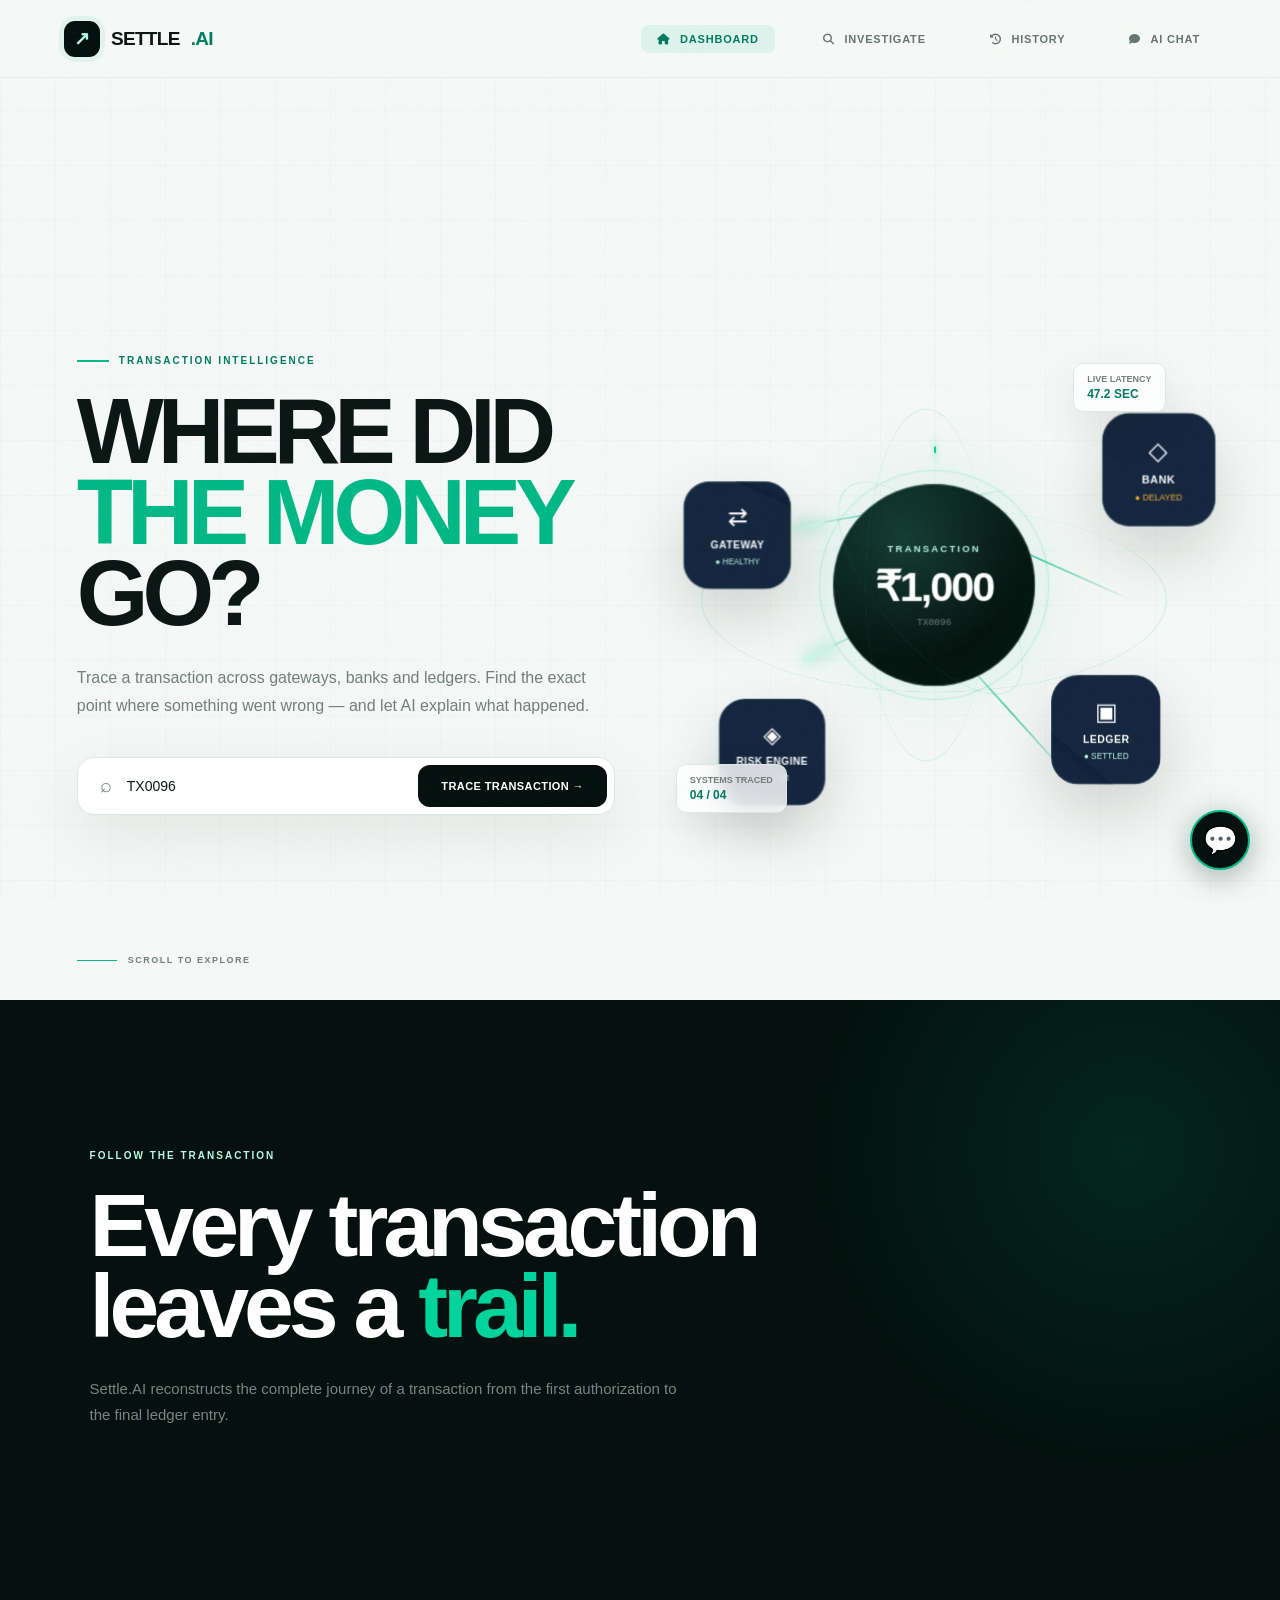
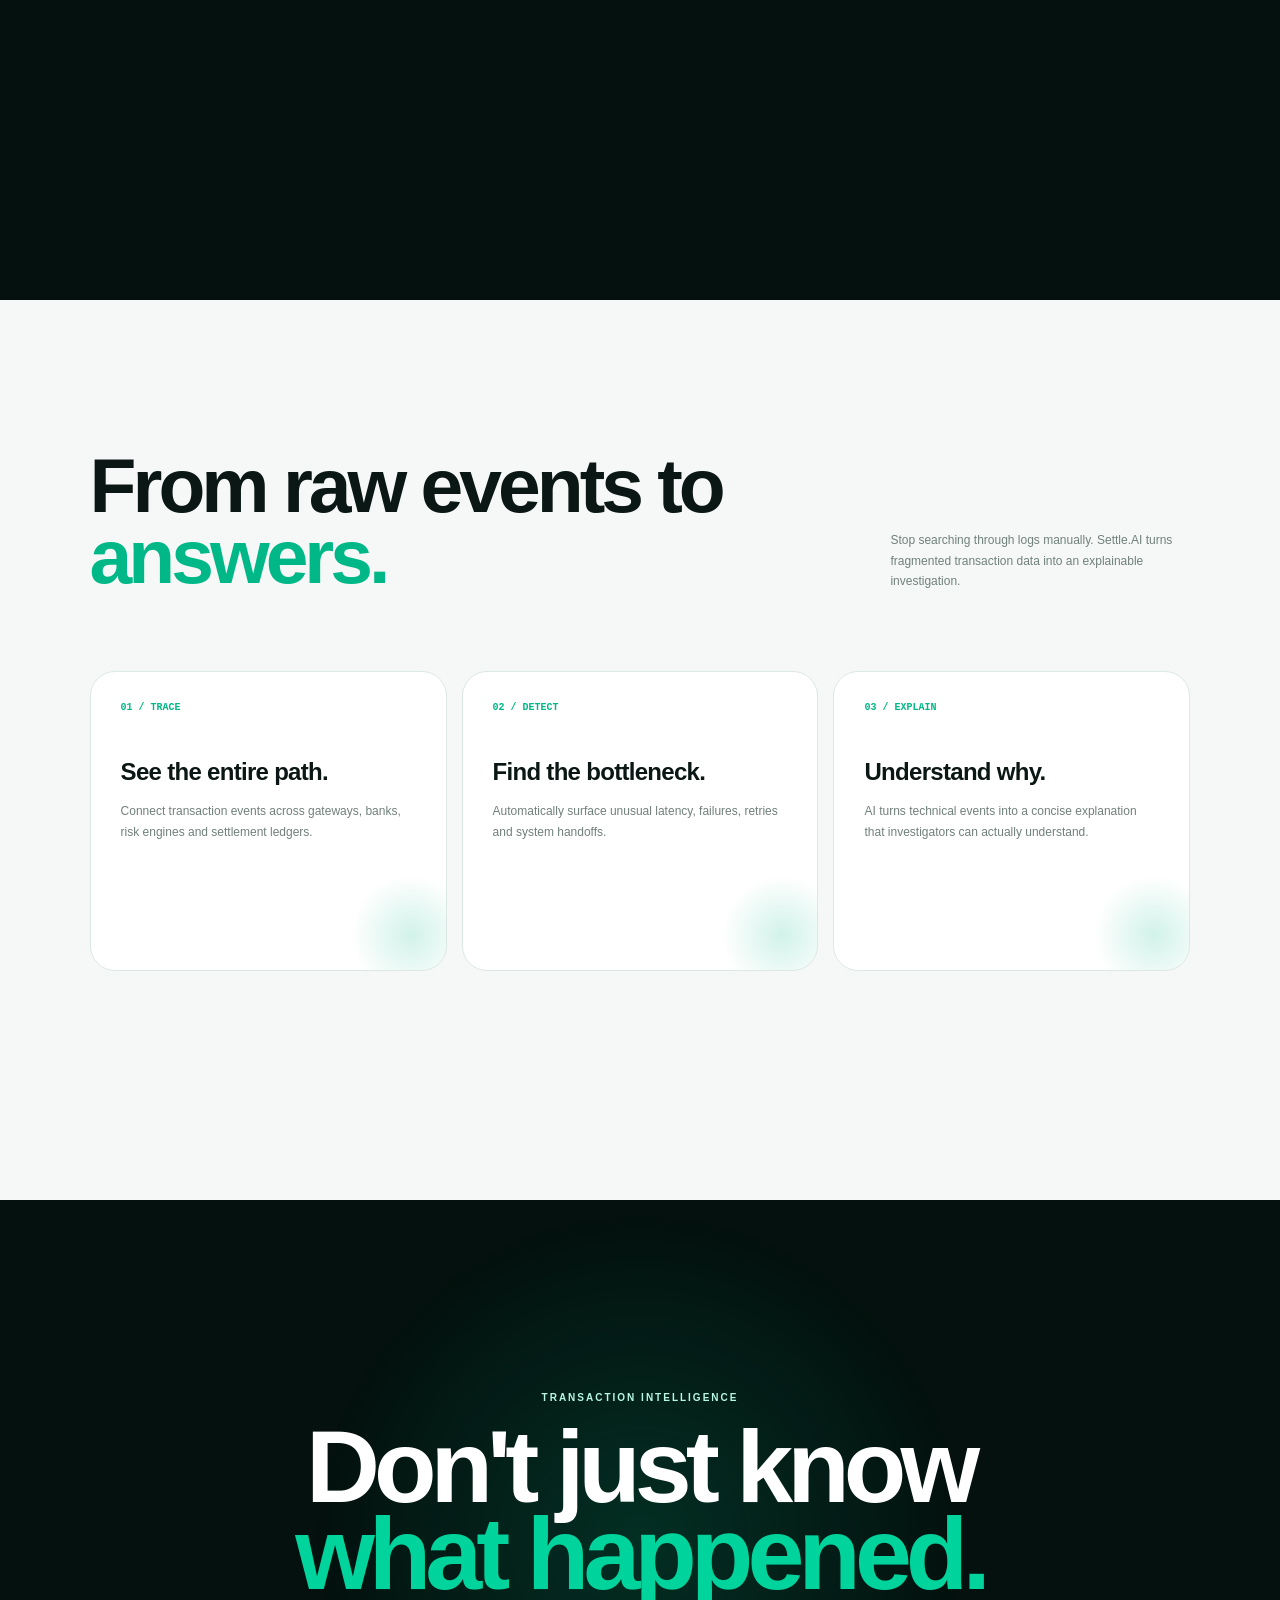
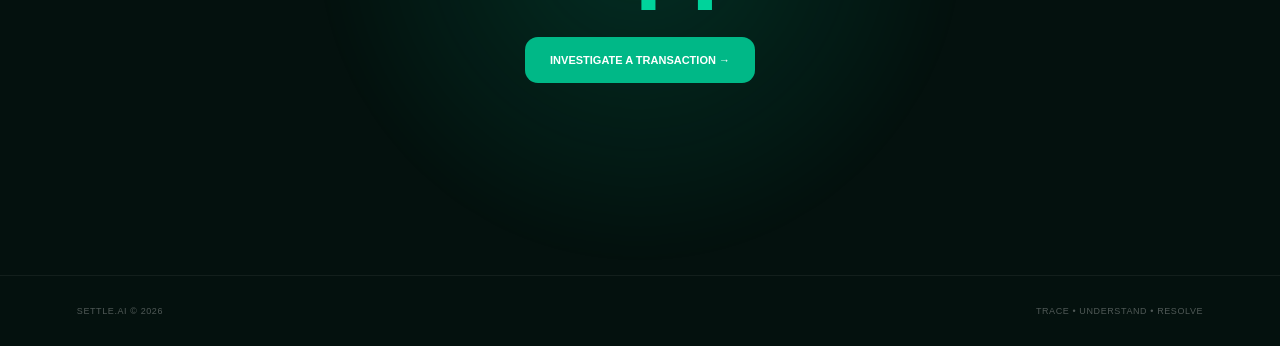
<file: index.html>
<!DOCTYPE html>
<html lang="en">
<head>
<meta charset="UTF-8">
<meta name="viewport" content="width=device-width, initial-scale=1.0">

<title>Settle.AI — Transaction Intelligence</title>

<!-- Font Awesome for icons -->
<link rel="stylesheet" href="https://cdnjs.cloudflare.com/ajax/libs/font-awesome/6.4.0/css/all.min.css">

<style>
/* =========================================================
   SETTLE.AI — COMPLETE STYLES
========================================================= */

:root {
    --black: #04110e;
    --black-2: #071915;
    --navy: #071a33;
    --navy-2: #0d2945;
    --emerald: #00b887;
    --emerald-2: #00d39b;
    --emerald-dark: #007c61;
    --mint: #b8f7e3;
    --mint-soft: #e9fbf5;
    --white: #ffffff;
    --off-white: #f5f8f6;
    --text: #0b1714;
    --muted: #71807b;
    --line: #dce8e3;
    --warning: #f5ad32;
    --danger: #ff5c61;
    --ease: cubic-bezier(.2,.8,.2,1);
}

* {
    margin: 0;
    padding: 0;
    box-sizing: border-box;
}

html {
    scroll-behavior: smooth;
}

body {
    font-family: 'Inter', -apple-system, BlinkMacSystemFont, "Segoe UI", sans-serif;
    background: var(--off-white);
    color: var(--text);
    overflow-x: hidden;
}

button, input {
    font: inherit;
}

button {
    cursor: pointer;
}

/* =========================================================
   BACKGROUND
========================================================= */

.grid-bg {
    position: fixed;
    inset: 0;
    pointer-events: none;
    background-image: 
        linear-gradient(rgba(0,184,135,.035) 1px, transparent 1px),
        linear-gradient(90deg, rgba(0,184,135,.035) 1px, transparent 1px);
    background-size: 55px 55px;
    z-index: -2;
}

.noise {
    position: fixed;
    inset: 0;
    pointer-events: none;
    opacity: .035;
    z-index: 1000;
    background-image: url("data:image/svg+xml,%3Csvg viewBox='0 0 180 180' xmlns='http://www.w3.org/2000/svg'%3E%3Cfilter id='n'%3E%3CfeTurbulence type='fractalNoise' baseFrequency='.8' numOctaves='4' stitchTiles='stitch'/%3E%3C/filter%3E%3Crect width='100%25' height='100%25' filter='url(%23n)' opacity='.4'/%3E%3C/svg%3E");
}

/* =========================================================
   NAVIGATION
========================================================= */

.nav {
    position: fixed;
    top: 0;
    left: 0;
    width: 100%;
    height: 78px;
    padding: 0 5%;
    display: flex;
    align-items: center;
    justify-content: space-between;
    z-index: 500;
    background: rgba(245,248,246,.72);
    backdrop-filter: blur(20px);
    border-bottom: 1px solid rgba(0,0,0,.05);
    transition: .4s var(--ease);
}

.nav.scrolled {
    background: rgba(255,255,255,.9);
    height: 68px;
}

.logo {
    display: flex;
    align-items: center;
    gap: 11px;
    font-size: 19px;
    font-weight: 850;
    letter-spacing: -.7px;
    cursor: pointer;
}

.logo-mark {
    width: 36px;
    height: 36px;
    display: grid;
    place-items: center;
    background: var(--black);
    color: var(--mint);
    border-radius: 11px;
    font-size: 19px;
    box-shadow: 0 0 0 5px rgba(0,184,135,.08);
}

.logo span {
    color: var(--emerald-dark);
}

.nav-links {
    display: flex;
    align-items: center;
    gap: 32px;
}

.nav-link {
    color: #66756f;
    font-size: 11px;
    font-weight: 800;
    letter-spacing: .8px;
    text-transform: uppercase;
    cursor: pointer;
    transition: .2s;
    padding: 8px 16px;
    border-radius: 8px;
    text-decoration: none;
}

.nav-link:hover {
    color: var(--emerald-dark);
    background: rgba(0,184,135,.06);
}

.nav-link.active {
    color: var(--emerald-dark);
    background: rgba(0,184,135,.1);
}

.nav-link i {
    margin-right: 6px;
}

/* =========================================================
   PAGE SYSTEM
========================================================= */

.page {
    display: none;
    min-height: 100vh;
    padding-top: 100px;
    animation: fadeSlide .4s ease-out;
}

.page.active {
    display: block;
}

@keyframes fadeSlide {
    from { opacity: 0; transform: translateY(20px); }
    to { opacity: 1; transform: translateY(0); }
}

.page-header {
    max-width: 1280px;
    margin: 0 auto 40px;
    padding: 0 5%;
}

.page-header h1 {
    font-size: clamp(32px, 4vw, 48px);
    font-weight: 800;
    letter-spacing: -2px;
}

.page-header h1 span {
    color: var(--emerald);
}

.page-header p {
    color: var(--muted);
    font-size: 16px;
    margin-top: 10px;
}

/* =========================================================
   HERO / DASHBOARD
========================================================= */

.hero {
    min-height: 100vh;
    padding: 150px 6% 80px;
    display: grid;
    grid-template-columns: 1fr 1fr;
    gap: 50px;
    align-items: center;
    position: relative;
    overflow: hidden;
}

.hero-copy {
    position: relative;
    z-index: 5;
    max-width: 760px;
}

.eyebrow {
    display: flex;
    align-items: center;
    gap: 10px;
    margin-bottom: 25px;
    color: var(--emerald-dark);
    font-size: 10px;
    font-weight: 900;
    letter-spacing: 2px;
}

.eyebrow-line {
    width: 32px;
    height: 2px;
    background: var(--emerald);
}

.hero h1 {
    font-size: clamp(55px, 7.2vw, 105px);
    line-height: .88;
    letter-spacing: -6px;
    font-weight: 850;
}

.hero h1 .green {
    color: var(--emerald);
}

.hero-description {
    max-width: 590px;
    margin-top: 30px;
    color: var(--muted);
    font-size: 16px;
    line-height: 1.7;
}

/* =========================================================
   SEARCH
========================================================= */

.search {
    max-width: 640px;
    margin-top: 38px;
    padding: 7px;
    display: flex;
    align-items: center;
    background: white;
    border: 1px solid var(--line);
    border-radius: 17px;
    box-shadow: 0 20px 60px rgba(6,25,18,.08);
    transition: .3s var(--ease);
}

.search:focus-within {
    border-color: var(--emerald);
    box-shadow: 0 0 0 5px rgba(0,184,135,.09), 0 25px 70px rgba(6,25,18,.1);
}

.search-icon {
    padding: 0 15px;
    color: var(--muted);
    font-size: 20px;
}

.search input {
    flex: 1;
    min-width: 0;
    border: 0;
    outline: 0;
    background: transparent;
    color: var(--text);
    font-size: 14px;
}

.trace {
    border: 0;
    padding: 15px 23px;
    border-radius: 12px;
    background: var(--black);
    color: white;
    font-size: 11px;
    font-weight: 850;
    letter-spacing: .4px;
    transition: .25s var(--ease);
}

.trace:hover {
    background: var(--emerald-dark);
    transform: translateY(-2px);
}

/* =========================================================
   3D UNIVERSE
========================================================= */

.universe-wrapper {
    position: relative;
    height: 600px;
    perspective: 1300px;
    display: flex;
    align-items: center;
    justify-content: center;
}

.universe {
    width: 530px;
    height: 530px;
    position: relative;
    transform-style: preserve-3d;
    transition: transform .25s var(--ease);
    transform: rotateX(var(--rx, 0deg)) rotateY(var(--ry, 0deg)) scale(var(--zoom, 1));
}

.orbit {
    position: absolute;
    left: 50%;
    top: 50%;
    border: 1px solid rgba(0,184,135,.17);
    border-radius: 50%;
    transform-style: preserve-3d;
}

.orbit.one {
    width: 460px;
    height: 460px;
    transform: translate(-50%,-50%) rotateX(67deg);
}

.orbit.two {
    width: 350px;
    height: 350px;
    transform: translate(-50%,-50%) rotateY(70deg);
}

.orbit.three {
    width: 260px;
    height: 260px;
    transform: translate(-50%,-50%) rotateX(55deg) rotateY(45deg);
}

.orbit::after {
    content: "";
    position: absolute;
    width: 7px;
    height: 7px;
    border-radius: 50%;
    background: var(--emerald-2);
    box-shadow: 0 0 18px var(--emerald);
    top: 10%;
    left: 50%;
}

.core {
    position: absolute;
    left: 50%;
    top: 50%;
    width: 190px;
    height: 190px;
    transform: translate(-50%,-50%) translateZ(80px);
    border-radius: 50%;
    background: radial-gradient(circle at 35% 25%, #163e36, #06130f 65%);
    border: 1px solid rgba(184,247,227,.25);
    box-shadow: 0 0 80px rgba(0,184,135,.15), inset 0 0 50px rgba(0,211,155,.05);
    display: flex;
    flex-direction: column;
    align-items: center;
    justify-content: center;
    color: white;
    text-align: center;
    z-index: 10;
}

.core::before {
    content: "";
    position: absolute;
    inset: -14px;
    border-radius: 50%;
    border: 1px solid rgba(0,211,155,.22);
    animation: corePulse 3s infinite;
}

@keyframes corePulse {
    0%,100% { transform: scale(1); opacity: .7; }
    50% { transform: scale(1.08); opacity: .15; }
}

.core-label {
    color: var(--mint);
    font-size: 9px;
    letter-spacing: 2px;
    font-weight: 850;
}

.core-amount {
    margin-top: 8px;
    font-size: 39px;
    font-weight: 800;
    letter-spacing: -2px;
}

.core-id {
    margin-top: 6px;
    color: rgba(255,255,255,.43);
    font-family: monospace;
    font-size: 9px;
}

/* =========================================================
   NETWORK NODES
========================================================= */

.node {
    position: absolute;
    width: 105px;
    height: 105px;
    display: flex;
    flex-direction: column;
    align-items: center;
    justify-content: center;
    gap: 7px;
    border-radius: 26px;
    background: rgba(7,26,51,.94);
    border: 1px solid rgba(184,247,227,.14);
    color: white;
    box-shadow: 0 25px 60px rgba(4,17,14,.16);
    backdrop-filter: blur(10px);
    transform-style: preserve-3d;
    cursor: pointer;
    transition: transform .35s var(--ease), border .25s;
    z-index: 20;
}

.node:hover {
    border-color: var(--emerald-2);
    transform: translateZ(30px) scale(1.08);
}

.node-icon { font-size: 23px; }
.node-name { font-size: 10px; font-weight: 850; letter-spacing: .5px; }
.node-state { display: flex; align-items: center; gap: 5px; color: var(--mint); font-size: 8px; }
.node-state.warning { color: var(--warning); }
.node-state.error { color: var(--danger); }

.node-gateway { left: 4%; top: 31%; transform: translateZ(35px); }
.node-bank { right: 1%; top: 20%; transform: translateZ(100px); }
.node-ledger { right: 9%; bottom: 14%; transform: translateZ(55px); }
.node-risk { left: 10%; bottom: 9%; transform: translateZ(20px); }

/* =========================================================
   CONNECTIONS
========================================================= */

.connection {
    position: absolute;
    height: 2px;
    transform-origin: left center;
    background: linear-gradient(90deg, transparent, var(--emerald), transparent);
    opacity: .6;
    z-index: 2;
}

.connection::after {
    content: "";
    position: absolute;
    width: 35px;
    height: 4px;
    border-radius: 10px;
    background: var(--mint);
    box-shadow: 0 0 16px var(--emerald);
    animation: dataFlow 2.2s linear infinite;
}

@keyframes dataFlow {
    0% { left: -20px; }
    100% { left: 100%; }
}

.connection.a { width: 220px; left: 23%; top: 39%; transform: rotate(-10deg); }
.connection.b { width: 205px; left: 52%; top: 37%; transform: rotate(24deg); }
.connection.c { width: 190px; left: 52%; top: 60%; transform: rotate(48deg); }
.connection.d { width: 220px; left: 25%; top: 64%; transform: rotate(-25deg); }

/* =========================================================
   FLOATING LABELS
========================================================= */

.floating-label {
    position: absolute;
    padding: 10px 13px;
    border-radius: 10px;
    background: rgba(255,255,255,.82);
    border: 1px solid var(--line);
    box-shadow: 0 15px 40px rgba(4,17,14,.08);
    font-size: 9px;
    font-weight: 800;
    color: var(--muted);
    backdrop-filter: blur(10px);
    z-index: 50;
}

.floating-label.one { top: 13%; right: 7%; }
.floating-label.two { bottom: 12%; left: 2%; }
.floating-label strong { display: block; color: var(--emerald-dark); font-size: 12px; margin-top: 3px; }

.scroll-hint {
    position: absolute;
    left: 6%;
    bottom: 35px;
    display: flex;
    align-items: center;
    gap: 11px;
    color: var(--muted);
    font-size: 9px;
    letter-spacing: 1.5px;
    font-weight: 850;
}

.scroll-line { width: 40px; height: 1px; background: var(--emerald); }

/* =========================================================
   STORY SECTION (KEPT ON HOMEPAGE)
========================================================= */

.story {
    min-height: 100vh;
    padding: 150px 7%;
    background: var(--black);
    color: white;
    position: relative;
    overflow: hidden;
}

.story::before {
    content: "";
    position: absolute;
    width: 700px;
    height: 700px;
    border-radius: 50%;
    background: radial-gradient(circle, rgba(0,184,135,.13), transparent 65%);
    right: -200px;
    top: -200px;
}

.story-top { max-width: 900px; position: relative; z-index: 3; }
.story-tag { color: var(--mint); font-size: 10px; font-weight: 900; letter-spacing: 2px; margin-bottom: 24px; }
.story h2 { font-size: clamp(48px, 7vw, 95px); line-height: .9; letter-spacing: -5px; }
.story h2 span { color: var(--emerald-2); }
.story-description { max-width: 600px; margin-top: 30px; color: rgba(255,255,255,.48); font-size: 15px; line-height: 1.7; }

/* =========================================================
   EXPLAIN SECTION (KEPT ON HOMEPAGE)
========================================================= */

.explain {
    min-height: 100vh;
    padding: 150px 7%;
    background: var(--off-white);
}

.explain-header {
    display: flex;
    justify-content: space-between;
    align-items: end;
    gap: 30px;
}

.explain-header h2 {
    max-width: 800px;
    font-size: clamp(45px, 6vw, 80px);
    line-height: .92;
    letter-spacing: -4px;
}

.explain-header h2 span { color: var(--emerald); }
.explain-header p { max-width: 300px; color: var(--muted); font-size: 12px; line-height: 1.7; }

/* =========================================================
   EVIDENCE CARDS (KEPT ON HOMEPAGE)
========================================================= */

.evidence-grid {
    margin-top: 80px;
    display: grid;
    grid-template-columns: repeat(3, 1fr);
    gap: 15px;
}

.evidence-card {
    min-height: 300px;
    padding: 30px;
    background: white;
    border: 1px solid var(--line);
    border-radius: 25px;
    position: relative;
    overflow: hidden;
    transition: transform .4s var(--ease), box-shadow .4s;
}

.evidence-card:hover {
    transform: translateY(-10px) rotateX(2deg);
    box-shadow: 0 30px 60px rgba(4,17,14,.1);
}

.evidence-number { color: var(--emerald); font-family: monospace; font-size: 10px; font-weight: 900; }
.evidence-card h3 { margin-top: 45px; font-size: 24px; letter-spacing: -.7px; }
.evidence-card p { margin-top: 15px; color: var(--muted); font-size: 12px; line-height: 1.7; }
.evidence-visual {
    position: absolute;
    right: -30px;
    bottom: -30px;
    width: 130px;
    height: 130px;
    border-radius: 50%;
    background: radial-gradient(circle, rgba(0,184,135,.18), transparent 65%);
}

/* =========================================================
   FINAL CTA (KEPT ON HOMEPAGE)
========================================================= */

.final {
    min-height: 75vh;
    background: var(--black);
    color: white;
    display: flex;
    align-items: center;
    justify-content: center;
    text-align: center;
    padding: 100px 20px;
    position: relative;
    overflow: hidden;
}

.final-glow {
    position: absolute;
    width: 700px;
    height: 700px;
    border-radius: 50%;
    background: radial-gradient(circle, rgba(0,184,135,.18), transparent 65%);
    filter: blur(10px);
}

.final-content { position: relative; z-index: 2; }
.final-small { color: var(--mint); font-size: 10px; font-weight: 900; letter-spacing: 2px; }
.final h2 { margin-top: 20px; font-size: clamp(55px, 8vw, 105px); line-height: .85; letter-spacing: -6px; }
.final h2 span { color: var(--emerald-2); }
.final-button {
    margin-top: 40px;
    border: 0;
    padding: 17px 25px;
    border-radius: 13px;
    background: var(--emerald);
    color: white;
    font-size: 11px;
    font-weight: 900;
    transition: .3s;
}

.final-button:hover {
    background: var(--emerald-2);
    transform: translateY(-3px) scale(1.03);
    box-shadow: 0 15px 40px rgba(0,184,135,.2);
}

.footer {
    background: var(--black);
    border-top: 1px solid rgba(255,255,255,.06);
    padding: 30px 6%;
    display: flex;
    justify-content: space-between;
    color: rgba(255,255,255,.3);
    font-size: 9px;
    letter-spacing: .6px;
}

/* =========================================================
   INVESTIGATION PAGE
========================================================= */

.investigation-page {
    background: var(--off-white);
    min-height: 100vh;
    padding: 120px 5% 60px;
}

.investigation-grid {
    max-width: 1280px;
    margin: 0 auto;
    display: grid;
    grid-template-columns: 1fr 1fr;
    gap: 30px;
}

.investigation-card {
    background: white;
    border-radius: 24px;
    padding: 30px;
    border: 1px solid var(--line);
    box-shadow: 0 4px 20px rgba(0,0,0,.04);
}

.investigation-card h2 {
    font-size: 18px;
    font-weight: 700;
    margin-bottom: 20px;
    display: flex;
    align-items: center;
    gap: 10px;
}

.investigation-card h2 .badge {
    font-size: 11px;
    font-weight: 600;
    padding: 2px 12px;
    border-radius: 20px;
    background: var(--mint-soft);
    color: var(--emerald-dark);
}

.search-large {
    display: flex;
    gap: 12px;
    margin-bottom: 25px;
}

.search-large input {
    flex: 1;
    padding: 14px 18px;
    border: 2px solid var(--line);
    border-radius: 14px;
    font-size: 15px;
    outline: none;
    transition: .2s;
    background: var(--off-white);
}

.search-large input:focus {
    border-color: var(--emerald);
    box-shadow: 0 0 0 4px rgba(0,184,135,.08);
}

.search-large button {
    padding: 14px 28px;
    background: var(--black);
    color: white;
    border: none;
    border-radius: 14px;
    font-weight: 700;
    font-size: 13px;
    transition: .2s;
    display: flex;
    align-items: center;
    gap: 8px;
}

.search-large button:hover {
    background: var(--emerald-dark);
    transform: translateY(-2px);
}

/* =========================================================
   TRANSACTION FLOW
========================================================= */

.flow-diagram {
    margin: 20px 0;
    padding: 20px;
    background: var(--off-white);
    border-radius: 16px;
}

.flow-step {
    display: flex;
    align-items: center;
    padding: 12px 16px;
    margin-bottom: 8px;
    background: white;
    border-radius: 12px;
    border-left: 4px solid var(--emerald);
    transition: .2s;
}

.flow-step:hover {
    transform: translateX(6px);
}

.flow-step .step-icon {
    width: 32px;
    height: 32px;
    border-radius: 8px;
    display: grid;
    place-items: center;
    font-size: 14px;
    margin-right: 14px;
}

.flow-step .step-icon.green { background: rgba(0,184,135,.12); color: var(--emerald); }
.flow-step .step-icon.yellow { background: rgba(245,173,50,.12); color: var(--warning); }
.flow-step .step-icon.red { background: rgba(255,92,97,.12); color: var(--danger); }

.flow-step .step-info { flex: 1; }
.flow-step .step-info .name { font-weight: 600; font-size: 14px; }
.flow-step .step-info .desc { font-size: 12px; color: var(--muted); }
.flow-step .step-status { font-size: 12px; font-weight: 600; }
.flow-step .step-status.success { color: var(--emerald); }
.flow-step .step-status.warning { color: var(--warning); }
.flow-step .step-status.error { color: var(--danger); }

.flow-arrow-line {
    text-align: center;
    color: var(--muted);
    font-size: 20px;
    padding: 4px 0;
}

/* =========================================================
   HISTORY PAGE
========================================================= */

.history-page {
    background: var(--off-white);
    min-height: 100vh;
    padding: 120px 5% 60px;
}

.history-stats {
    display: grid;
    grid-template-columns: repeat(4, 1fr);
    gap: 16px;
    max-width: 1280px;
    margin: 0 auto 30px;
}

.history-stat {
    background: white;
    padding: 20px;
    border-radius: 16px;
    border: 1px solid var(--line);
    text-align: center;
}

.history-stat .number {
    font-size: 28px;
    font-weight: 800;
    color: var(--black);
}

.history-stat .label {
    font-size: 12px;
    color: var(--muted);
    margin-top: 4px;
}

.history-table-wrapper {
    max-width: 1280px;
    margin: 0 auto;
    background: white;
    border-radius: 24px;
    border: 1px solid var(--line);
    overflow: hidden;
    box-shadow: 0 4px 20px rgba(0,0,0,.04);
}

.history-table {
    width: 100%;
    border-collapse: collapse;
}

.history-table th {
    padding: 16px 20px;
    text-align: left;
    font-size: 11px;
    text-transform: uppercase;
    color: var(--muted);
    font-weight: 700;
    letter-spacing: .5px;
    background: var(--off-white);
    border-bottom: 1px solid var(--line);
}

.history-table td {
    padding: 14px 20px;
    border-bottom: 1px solid var(--line);
    font-size: 14px;
}

.history-table tr:hover td {
    background: rgba(0,184,135,.02);
}

.history-table .status-badge {
    padding: 4px 12px;
    border-radius: 20px;
    font-size: 11px;
    font-weight: 600;
}

.history-table .status-badge.success { background: rgba(0,184,135,.12); color: var(--emerald); }
.history-table .status-badge.warning { background: rgba(245,173,50,.12); color: var(--warning); }
.history-table .status-badge.error { background: rgba(255,92,97,.12); color: var(--danger); }

.history-table .investigate-btn {
    padding: 6px 14px;
    background: var(--black);
    color: white;
    border: none;
    border-radius: 8px;
    font-size: 11px;
    font-weight: 600;
    transition: .2s;
}

.history-table .investigate-btn:hover {
    background: var(--emerald-dark);
    transform: scale(1.05);
}

.history-table .txn-id {
    font-family: monospace;
    font-weight: 600;
    color: var(--black);
}

/* =========================================================
   AI CHAT PAGE
========================================================= */

.chat-page {
    background: var(--off-white);
    min-height: 100vh;
    padding: 120px 5% 60px;
}

.chat-page-container {
    max-width: 900px;
    margin: 0 auto;
}

.chat-page-box {
    background: white;
    border-radius: 24px;
    border: 1px solid var(--line);
    overflow: hidden;
    box-shadow: 0 4px 20px rgba(0,0,0,.04);
    height: 600px;
    display: flex;
    flex-direction: column;
}

.chat-page-header {
    padding: 20px 28px;
    background: var(--black);
    color: white;
    display: flex;
    align-items: center;
    gap: 14px;
}

.chat-page-header .avatar {
    width: 44px;
    height: 44px;
    border-radius: 12px;
    background: rgba(0,184,135,.2);
    display: grid;
    place-items: center;
    font-size: 22px;
}

.chat-page-header .info h3 {
    font-size: 16px;
    font-weight: 700;
}

.chat-page-header .info .status {
    font-size: 10px;
    color: var(--emerald-2);
    font-weight: 500;
}

.chat-page-messages {
    flex: 1;
    padding: 24px 28px;
    overflow-y: auto;
    background: var(--off-white);
}

.chat-page-messages::-webkit-scrollbar { width: 4px; }
.chat-page-messages::-webkit-scrollbar-track { background: transparent; }
.chat-page-messages::-webkit-scrollbar-thumb { background: var(--emerald); border-radius: 10px; }

.chat-page-msg {
    margin-bottom: 14px;
    padding: 12px 18px;
    border-radius: 14px;
    max-width: 80%;
    word-wrap: break-word;
    animation: msgSlide .3s ease-out;
}

.chat-page-msg.user {
    background: var(--black);
    color: white;
    margin-left: auto;
    border-bottom-right-radius: 4px;
}

.chat-page-msg.ai {
    background: white;
    color: var(--text);
    border: 1px solid var(--line);
    border-bottom-left-radius: 4px;
}

.chat-page-msg .time {
    font-size: 9px;
    opacity: .4;
    margin-top: 4px;
    display: block;
}

.chat-page-input {
    padding: 16px 24px;
    background: white;
    border-top: 1px solid var(--line);
    display: flex;
    gap: 12px;
}

.chat-page-input input {
    flex: 1;
    padding: 12px 16px;
    border: 1px solid var(--line);
    border-radius: 12px;
    font-size: 14px;
    outline: none;
    transition: .2s;
    background: var(--off-white);
}

.chat-page-input input:focus {
    border-color: var(--emerald);
    box-shadow: 0 0 0 4px rgba(0,184,135,.08);
}

.chat-page-input button {
    padding: 12px 24px;
    background: var(--black);
    color: white;
    border: none;
    border-radius: 12px;
    font-weight: 600;
    font-size: 13px;
    transition: .2s;
}

.chat-page-input button:hover {
    background: var(--emerald-dark);
    transform: scale(1.03);
}

/* =========================================================
   AI CHAT FLOATING BUTTON (BOTTOM RIGHT)
========================================================= */

.chat-float-btn {
    position: fixed;
    bottom: 30px;
    right: 30px;
    z-index: 999;
    width: 60px;
    height: 60px;
    border-radius: 50%;
    background: var(--black);
    color: white;
    border: 2px solid var(--emerald);
    font-size: 28px;
    box-shadow: 0 8px 30px rgba(0,0,0,.25), 0 0 30px rgba(0,184,135,.15);
    cursor: pointer;
    transition: all .3s var(--ease);
    display: flex;
    align-items: center;
    justify-content: center;
}

.chat-float-btn:hover {
    transform: scale(1.1) rotate(-5deg);
    background: var(--emerald-dark);
    box-shadow: 0 8px 40px rgba(0,184,135,.3), 0 0 60px rgba(0,184,135,.1);
}

.chat-float-btn .pulse-ring {
    position: absolute;
    width: 100%;
    height: 100%;
    border-radius: 50%;
    border: 2px solid var(--emerald);
    animation: pulseRing 2s ease-out infinite;
    opacity: 0;
}

@keyframes pulseRing {
    0% {
        transform: scale(1);
        opacity: 0.6;
    }
    100% {
        transform: scale(1.5);
        opacity: 0;
    }
}

.chat-float-btn .pulse-ring:nth-child(2) {
    animation-delay: 1s;
}

/* =========================================================
   SCROLL REVEAL
========================================================= */

.reveal {
    opacity: 0;
    transform: translateY(50px);
    transition: opacity .8s var(--ease), transform .8s var(--ease);
}

.reveal.visible {
    opacity: 1;
    transform: translateY(0);
}

/* =========================================================
   RESPONSIVE
========================================================= */

@media(max-width: 1000px) {
    .hero { grid-template-columns: 1fr; padding-top: 130px; }
    .universe-wrapper { height: 500px; }
    .investigation-grid { grid-template-columns: 1fr; }
    .history-stats { grid-template-columns: repeat(2, 1fr); }
    .evidence-grid { grid-template-columns: 1fr; }
    .explain-header { flex-direction: column; align-items: start; }
}

@media(max-width: 650px) {
    .nav { padding: 0 20px; }
    .nav-links { gap: 8px; }
    .nav-link { font-size: 9px; padding: 6px 10px; }
    .nav-link i { display: none; }
    .hero { padding: 120px 20px 70px; }
    .hero h1 { font-size: 52px; letter-spacing: -4px; }
    .hero-description { font-size: 14px; }
    .search { flex-direction: column; align-items: stretch; }
    .search input { padding: 14px; }
    .trace { width: 100%; }
    .universe-wrapper { height: 430px; }
    .universe { width: 360px; height: 360px; }
    .orbit.one { width: 330px; height: 330px; }
    .orbit.two { width: 250px; height: 250px; }
    .orbit.three { width: 180px; height: 180px; }
    .core { width: 135px; height: 135px; }
    .core-amount { font-size: 27px; }
    .node { width: 75px; height: 75px; border-radius: 18px; }
    .node-icon { font-size: 17px; }
    .node-name { font-size: 8px; }
    .node-gateway { left: 0; }
    .node-bank { right: 0; }
    .node-ledger { right: 4%; }
    .node-risk { left: 4%; }
    .floating-label { display: none; }
    .story, .explain { padding: 100px 20px; }
    .story h2, .explain-header h2 { font-size: 49px; letter-spacing: -3px; }
    .investigation-page { padding: 100px 16px 40px; }
    .history-page { padding: 100px 16px 40px; }
    .chat-page { padding: 100px 16px 40px; }
    .history-stats { grid-template-columns: 1fr 1fr; gap: 10px; }
    .history-stat .number { font-size: 20px; }
    .investigation-card { padding: 20px; }
    .search-large { flex-direction: column; }
    .history-table { font-size: 12px; }
    .history-table th, .history-table td { padding: 10px 12px; }
    .chat-page-box { height: 500px; }
    .chat-page-messages { padding: 16px; }
    .chat-page-msg { max-width: 95%; }
    .footer { flex-direction: column; gap: 10px; padding: 25px 20px; }
    .chat-float-btn { width: 50px; height: 50px; font-size: 22px; bottom: 20px; right: 20px; }
}

@media(max-width: 480px) {
    .history-stats { grid-template-columns: 1fr 1fr; }
    .nav-link { font-size: 8px; padding: 4px 8px; }
    .logo { font-size: 15px; }
    .logo-mark { width: 28px; height: 28px; font-size: 14px; }
    .history-table .status-badge { font-size: 9px; padding: 2px 8px; }
    .chat-float-btn { width: 44px; height: 44px; font-size: 18px; bottom: 16px; right: 16px; }
}
</style>
</head>
<body>

<div class="grid-bg"></div>
<div class="noise"></div>

<!-- =======================================================
     NAV
======================================================== -->

<nav class="nav" id="nav">
    <div class="logo" onclick="navigateTo('dashboard')">
        <div class="logo-mark">↗</div>
        SETTLE<span>.AI</span>
    </div>

    <div class="nav-links">
        <div class="nav-link active" data-page="dashboard" onclick="navigateTo('dashboard')">
            <i class="fas fa-home"></i> Dashboard
        </div>
        <div class="nav-link" data-page="investigation" onclick="navigateTo('investigation')">
            <i class="fas fa-search"></i> Investigate
        </div>
        <div class="nav-link" data-page="history" onclick="navigateTo('history')">
            <i class="fas fa-clock-rotate-left"></i> History
        </div>
        <div class="nav-link" data-page="chat" onclick="navigateTo('chat')">
            <i class="fas fa-comment"></i> AI Chat
        </div>
    </div>
</nav>

<!-- =======================================================
     AI CHAT FLOATING BUTTON (BOTTOM RIGHT)
======================================================== -->

<button class="chat-float-btn" onclick="navigateTo('chat')" aria-label="Open AI Chat">
    <span class="pulse-ring"></span>
    <span class="pulse-ring"></span>
    💬
</button>

<!-- =======================================================
     PAGE: DASHBOARD (HOMEPAGE)
======================================================== -->

<div id="page-dashboard" class="page active">
    <!-- HERO SECTION -->
    <section class="hero">
        <div class="hero-copy">
            <div class="eyebrow">
                <span class="eyebrow-line"></span>
                TRANSACTION INTELLIGENCE
            </div>

            <h1>
                WHERE DID
                <span class="green">THE MONEY</span>
                GO?
            </h1>

            <p class="hero-description">
                Trace a transaction across gateways, banks and ledgers.
                Find the exact point where something went wrong —
                and let AI explain what happened.
            </p>

            <div class="search">
                <div class="search-icon">⌕</div>
                <input id="transactionInput" type="text" placeholder="Enter transaction ID..." value="TX0096">
                <button class="trace" onclick="traceAndInvestigate()">TRACE TRANSACTION →</button>
            </div>
        </div>

        <div class="universe-wrapper" id="universeWrapper">
            <div class="floating-label one">
                LIVE LATENCY
                <strong>47.2 SEC</strong>
            </div>
            <div class="floating-label two">
                SYSTEMS TRACED
                <strong>04 / 04</strong>
            </div>

            <div class="universe" id="universe">
                <div class="orbit one"></div>
                <div class="orbit two"></div>
                <div class="orbit three"></div>

                <div class="connection a"></div>
                <div class="connection b"></div>
                <div class="connection c"></div>
                <div class="connection d"></div>

                <div class="core">
                    <div class="core-label">TRANSACTION</div>
                    <div class="core-amount">₹1,000</div>
                    <div class="core-id">TX0096</div>
                </div>

                <div class="node node-gateway" onclick="selectNode('Gateway')">
                    <div class="node-icon">⇄</div>
                    <div class="node-name">GATEWAY</div>
                    <div class="node-state">● HEALTHY</div>
                </div>

                <div class="node node-bank" onclick="selectNode('Bank')">
                    <div class="node-icon">◇</div>
                    <div class="node-name">BANK</div>
                    <div class="node-state warning">● DELAYED</div>
                </div>

                <div class="node node-ledger" onclick="selectNode('Ledger')">
                    <div class="node-icon">▣</div>
                    <div class="node-name">LEDGER</div>
                    <div class="node-state">● SETTLED</div>
                </div>

                <div class="node node-risk" onclick="selectNode('Risk Engine')">
                    <div class="node-icon">◈</div>
                    <div class="node-name">RISK ENGINE</div>
                    <div class="node-state">● CLEAR</div>
                </div>
            </div>
        </div>

        <div class="scroll-hint">
            <span class="scroll-line"></span>
            SCROLL TO EXPLORE
        </div>
    </section>

    <!-- ===================================================
         STORY SECTION (KEPT)
    ==================================================== -->
    <section class="story">
        <div class="story-top reveal">
            <div class="story-tag">FOLLOW THE TRANSACTION</div>
            <h2>Every transaction leaves a <span>trail.</span></h2>
            <p class="story-description">
                Settle.AI reconstructs the complete journey of a transaction
                from the first authorization to the final ledger entry.
            </p>
        </div>
    </section>

    <!-- ===================================================
         EXPLANATION SECTION (KEPT)
    ==================================================== -->
    <section class="explain">
        <div class="explain-header reveal">
            <h2>From raw events to <span>answers.</span></h2>
            <p>
                Stop searching through logs manually. Settle.AI turns fragmented
                transaction data into an explainable investigation.
            </p>
        </div>

        <div class="evidence-grid">
            <div class="evidence-card reveal">
                <div class="evidence-number">01 / TRACE</div>
                <h3>See the entire path.</h3>
                <p>Connect transaction events across gateways, banks, risk engines and settlement ledgers.</p>
                <div class="evidence-visual"></div>
            </div>

            <div class="evidence-card reveal">
                <div class="evidence-number">02 / DETECT</div>
                <h3>Find the bottleneck.</h3>
                <p>Automatically surface unusual latency, failures, retries and system handoffs.</p>
                <div class="evidence-visual"></div>
            </div>

            <div class="evidence-card reveal">
                <div class="evidence-number">03 / EXPLAIN</div>
                <h3>Understand why.</h3>
                <p>AI turns technical events into a concise explanation that investigators can actually understand.</p>
                <div class="evidence-visual"></div>
            </div>
        </div>
    </section>

    <!-- ===================================================
         FINAL CTA (KEPT)
    ==================================================== -->
    <section class="final">
        <div class="final-glow"></div>
        <div class="final-content reveal">
            <div class="final-small">TRANSACTION INTELLIGENCE</div>
            <h2>Don't just know <br><span>what happened.</span></h2>
            <button class="final-button" onclick="navigateTo('investigation')">INVESTIGATE A TRANSACTION →</button>
        </div>
    </section>

    <!-- ===================================================
         FOOTER
    ==================================================== -->
    <footer class="footer">
        <span>SETTLE.AI © 2026</span>
        <span>TRACE • UNDERSTAND • RESOLVE</span>
    </footer>
</div>

<!-- =======================================================
     PAGE: INVESTIGATION
======================================================== -->

<div id="page-investigation" class="page">
    <div class="page-header">
        <h1>🔍 <span>Investigate</span> Transaction</h1>
        <p>Enter a transaction ID to trace its complete journey across all systems.</p>
    </div>

    <div class="investigation-page">
        <div class="investigation-grid">
            <!-- Left: Search & Flow -->
            <div class="investigation-card">
                <h2>
                    <i class="fas fa-route" style="color: var(--emerald);"></i>
                    Transaction Trace
                    <span class="badge">LIVE</span>
                </h2>

                <div class="search-large">
                    <input id="investigationInput" type="text" placeholder="Enter TXN ID..." value="TX0096">
                    <button onclick="performInvestigation()">
                        <i class="fas fa-search"></i> Investigate
                    </button>
                </div>

                <div id="investigationResult">
                    <div style="text-align: center; padding: 40px 20px; color: var(--muted);">
                        <div style="font-size: 40px; margin-bottom: 16px;">🔍</div>
                        <div>Enter a transaction ID above and click Investigate to see real results from the AI agent.</div>
                    </div>
                </div>
            </div>

            <!-- Right: Quick Stats & Actions -->
            <div class="investigation-card">
                <h2>
                    <i class="fas fa-bolt" style="color: var(--warning);"></i>
                    Quick Actions
                </h2>

                <div style="display: flex; flex-direction: column; gap: 12px;">
                    <button onclick="quickInvestigate('TX0096')" style="padding: 14px 20px; background: var(--black); color: white; border: none; border-radius: 12px; font-weight: 600; display: flex; align-items: center; gap: 12px; transition: .2s; width: 100%;">
                        <i class="fas fa-clock-rotate-left"></i>
                        Re-run TX0096
                    </button>
                    <button onclick="quickInvestigate('TX0001')" style="padding: 14px 20px; background: var(--off-white); color: var(--text); border: 2px solid var(--line); border-radius: 12px; font-weight: 600; display: flex; align-items: center; gap: 12px; transition: .2s; width: 100%;">
                        <i class="fas fa-search"></i>
                        Investigate TX0001
                    </button>
                    <button onclick="quickInvestigate('TX0002')" style="padding: 14px 20px; background: var(--off-white); color: var(--text); border: 2px solid var(--line); border-radius: 12px; font-weight: 600; display: flex; align-items: center; gap: 12px; transition: .2s; width: 100%;">
                        <i class="fas fa-search"></i>
                        Investigate TX0002
                    </button>
                </div>

                <hr style="border: none; border-top: 1px solid var(--line); margin: 24px 0;">

                <div style="background: var(--mint-soft); padding: 16px; border-radius: 12px;">
                    <div style="font-weight: 600; font-size: 13px; color: var(--emerald-dark);">
                        <i class="fas fa-lightbulb"></i> Pro Tip
                    </div>
                    <div style="font-size: 13px; color: var(--muted); margin-top: 4px;">
                        Use <strong>Cmd+K</strong> to quickly focus the search bar. Try IDs like TX0001–TX0100 from your dataset.
                    </div>
                </div>
            </div>
        </div>
    </div>
</div>

<!-- =======================================================
     PAGE: HISTORY
======================================================== -->

<div id="page-history" class="page">
    <div class="page-header">
        <h1>📋 <span>Transaction</span> History</h1>
        <p>View all past investigations and transaction traces.</p>
    </div>

    <div class="history-page">
        <div class="history-stats">
            <div class="history-stat">
                <div class="number">247</div>
                <div class="label">Total Traces</div>
            </div>
            <div class="history-stat">
                <div class="number" style="color: var(--emerald);">198</div>
                <div class="label">Successful</div>
            </div>
            <div class="history-stat">
                <div class="number" style="color: var(--warning);">32</div>
                <div class="label">With Issues</div>
            </div>
            <div class="history-stat">
                <div class="number" style="color: var(--danger);">17</div>
                <div class="label">Failed</div>
            </div>
        </div>

        <div class="history-table-wrapper">
            <table class="history-table">
                <thead>
                    <tr>
                        <th>Transaction ID</th>
                        <th>Amount</th>
                        <th>Date</th>
                        <th>Status</th>
                        <th>Issue</th>
                        <th>Action</th>
                    </tr>
                </thead>
                <tbody>
                    <tr>
                        <td class="txn-id">TX0096</td>
                        <td>₹1,000</td>
                        <td>2026-09-05 12:41</td>
                        <td><span class="status-badge warning">Amount mismatch</span></td>
                        <td>Ledger 950 vs gateway/bank 1000</td>
                        <td><button class="investigate-btn" onclick="investigateFromHistory('TX0096')">Re-trace</button></td>
                    </tr>
                    <tr>
                        <td class="txn-id">TX0001</td>
                        <td>—</td>
                        <td>2026-09-05 10:22</td>
                        <td><span class="status-badge success">Success</span></td>
                        <td>—</td>
                        <td><button class="investigate-btn" onclick="investigateFromHistory('TX0001')">Re-trace</button></td>
                    </tr>
                    <tr>
                        <td class="txn-id">TX0002</td>
                        <td>—</td>
                        <td>2026-09-04 16:08</td>
                        <td><span class="status-badge error">Unknown</span></td>
                        <td>—</td>
                        <td><button class="investigate-btn" onclick="investigateFromHistory('TX0002')">Re-trace</button></td>
                    </tr>
                </tbody>
            </table>
        </div>
    </div>
</div>

<!-- =======================================================
     PAGE: AI CHAT
======================================================== -->

<div id="page-chat" class="page">
    <div class="page-header">
        <h1>💬 <span>AI Chat</span> Assistant</h1>
        <p>Ask the SettleAI assistant about transactions, issues, and investigations.</p>
    </div>

    <div class="chat-page">
        <div class="chat-page-container">
            <div class="chat-page-box">
                <div class="chat-page-header">
                    <div class="avatar">✦</div>
                    <div class="info">
                        <h3>SettleAI Assistant</h3>
                        <div class="status">● Online • Ready to help</div>
                    </div>
                </div>

                <div class="chat-page-messages" id="chatPageMessages">
                    <div class="chat-page-msg ai">
                        👋 Hello! I'm SettleAI Assistant.
                        <br><br>
                        I can help you investigate transactions, explain issues, and trace money flow.
                        <span class="time">Just now</span>
                    </div>
                    <div class="chat-page-msg ai">
                        💡 Try asking: "Why is TX0096 not settling?"
                        <span class="time">Just now</span>
                    </div>
                </div>

                <div class="chat-page-input">
                    <input type="text" id="chatPageInput" placeholder="Ask about a transaction..." onkeypress="if(event.key==='Enter') sendChatPageMessage()">
                    <button onclick="sendChatPageMessage()">Send</button>
                </div>
            </div>
        </div>
    </div>
</div>

<!-- =======================================================
     JAVASCRIPT
======================================================== -->

<script>
// =========================================================
// BACKEND API CONFIG
// =========================================================

const API_URL = "http://127.0.0.1:8000/ask";

// =========================================================
// NAVIGATION - Page Switching
// =========================================================

function navigateTo(page) {
    // Update nav links
    document.querySelectorAll('.nav-link').forEach(link => {
        link.classList.remove('active');
    });
    document.querySelector(`.nav-link[data-page="${page}"]`).classList.add('active');

    // Hide all pages
    document.querySelectorAll('.page').forEach(p => {
        p.classList.remove('active');
    });

    // Show target page
    document.getElementById(`page-${page}`).classList.add('active');

    // Scroll to top
    window.scrollTo({ top: 0, behavior: 'smooth' });
}

// =========================================================
// NAV SCROLL EFFECT
// =========================================================

const nav = document.getElementById("nav");

window.addEventListener("scroll", () => {
    if (window.scrollY > 40) {
        nav.classList.add("scrolled");
    } else {
        nav.classList.remove("scrolled");
    }
});

// =========================================================
// 3D MOUSE PARALLAX
// =========================================================

const universe = document.getElementById("universe");
const wrapper = document.getElementById("universeWrapper");

let rotateX = 0;
let rotateY = 0;
let zoom = 1;

wrapper.addEventListener("mousemove", (event) => {
    const rect = wrapper.getBoundingClientRect();
    const x = (event.clientX - rect.left) / rect.width;
    const y = (event.clientY - rect.top) / rect.height;
    rotateY = (x - .5) * 14;
    rotateX = (0.5 - y) * 14;
    updateUniverse();
});

wrapper.addEventListener("mouseleave", () => {
    rotateX = 0;
    rotateY = 0;
    updateUniverse();
});

function updateUniverse() {
    universe.style.setProperty("--rx", rotateX + "deg");
    universe.style.setProperty("--ry", rotateY + "deg");
    universe.style.setProperty("--zoom", zoom);
}

// =========================================================
// TRACE & INVESTIGATE FROM DASHBOARD
// =========================================================

function traceAndInvestigate() {
    const input = document.getElementById("transactionInput");
    const id = input.value.trim();
    
    if (!id) {
        input.focus();
        input.style.borderColor = "#ff5c61";
        setTimeout(() => { input.style.borderColor = ""; }, 1500);
        return;
    }
    
    // Navigate to investigation page
    navigateTo('investigation');
    
    // Set the investigation input
    document.getElementById("investigationInput").value = id;
    
    // Perform the investigation
    setTimeout(() => performInvestigation(), 300);
}

// =========================================================
// PERFORM INVESTIGATION (REAL BACKEND CALL)
// =========================================================

async function performInvestigation() {
    const input = document.getElementById("investigationInput");
    const id = input.value.trim() || "TX0096";

    const result = document.getElementById("investigationResult");
    result.innerHTML = `
        <div style="text-align: center; padding: 40px 20px;">
            <div style="font-size: 40px; margin-bottom: 16px;">🔍</div>
            <div style="font-weight: 600; font-size: 16px;">Tracing ${id}...</div>
            <div style="color: var(--muted); font-size: 13px; margin-top: 8px;">Asking the AI agent to investigate this transaction</div>
            <div style="margin-top: 20px; display: flex; justify-content: center; gap: 8px;">
                <span style="display: inline-block; width: 10px; height: 10px; background: var(--emerald); border-radius: 50%; animation: pulseDot 1s ease-in-out infinite;"></span>
                <span style="display: inline-block; width: 10px; height: 10px; background: var(--emerald); border-radius: 50%; animation: pulseDot 1s ease-in-out infinite 0.2s;"></span>
                <span style="display: inline-block; width: 10px; height: 10px; background: var(--emerald); border-radius: 50%; animation: pulseDot 1s ease-in-out infinite 0.4s;"></span>
            </div>
        </div>
        <style>
            @keyframes pulseDot {
                0%, 100% { opacity: 0.3; transform: scale(0.8); }
                50% { opacity: 1; transform: scale(1.2); }
            }
        </style>
    `;

    try {
        const response = await fetch(API_URL, {
            method: "POST",
            headers: { "Content-Type": "application/json" },
            body: JSON.stringify({ question: `Why is ${id} not settling?` })
        });

        const data = await response.json();

        if (data.status === "MISSING_TRANSACTION_ID" || data.status === "ERROR") {
            result.innerHTML = `
                <div style="text-align: center; padding: 40px 20px;">
                    <div style="font-size: 40px; margin-bottom: 16px;">⚠️</div>
                    <div style="font-weight: 600; font-size: 16px;">${data.status}</div>
                    <div style="color: var(--muted); font-size: 13px; margin-top: 8px;">${data.message}</div>
                </div>
            `;
            addChatPageMessage(`⚠️ ${data.message}`);
            return;
        }

        result.innerHTML = `
            <div style="background: var(--off-white); padding: 16px; border-radius: 12px;">
                <div style="display: flex; justify-content: space-between; font-size: 13px; padding: 6px 0; border-bottom: 1px solid var(--line);">
                    <span style="color: var(--muted);">Transaction ID</span>
                    <span style="font-weight: 600; font-family: monospace;">${id}</span>
                </div>
                <div style="display: flex; justify-content: space-between; font-size: 13px; padding: 6px 0; border-bottom: 1px solid var(--line);">
                    <span style="color: var(--muted);">Status</span>
                    <span style="font-weight: 700; color: var(--black);">${data.status || "N/A"}</span>
                </div>
                <div style="display: flex; justify-content: space-between; font-size: 13px; padding: 6px 0;">
                    <span style="color: var(--muted);">Confidence</span>
                    <span style="font-weight: 600;">${data.confidence || "N/A"}</span>
                </div>
            </div>

            <div style="background: rgba(0,184,135,.06); padding: 16px; border-radius: 12px; margin-top: 16px; border: 1px solid rgba(0,184,135,.12);">
                <div style="display: flex; align-items: center; gap: 10px;">
                    <span style="font-size: 20px;">🤖</span>
                    <div>
                        <div style="font-weight: 600; font-size: 13px;">${data.problem || "AI Analysis"}</div>
                        <div style="font-size: 13px; color: var(--muted); margin-top: 4px;">${data.explanation || ""}</div>
                    </div>
                </div>
            </div>

            <div style="background: var(--off-white); padding: 16px; border-radius: 12px; margin-top: 16px;">
                <div style="font-weight: 600; font-size: 13px; margin-bottom: 6px;">📌 Recommended Action</div>
                <div style="font-size: 13px; color: var(--muted);">${data.recommended_action || "No action needed."}</div>
            </div>
        `;

        document.querySelector('.core-id').textContent = id;

        addChatPageMessage(`🔍 I investigated ${id}.\n\nStatus: ${data.status}\n${data.explanation || ""}`);

    } catch (error) {
        result.innerHTML = `
            <div style="text-align: center; padding: 40px 20px;">
                <div style="font-size: 40px; margin-bottom: 16px;">❌</div>
                <div style="font-weight: 600; font-size: 16px;">Could not reach the backend</div>
                <div style="color: var(--muted); font-size: 13px; margin-top: 8px;">Make sure your FastAPI server is running at ${API_URL}</div>
            </div>
        `;
        console.error("Investigation error:", error);
    }
}

function quickInvestigate(id) {
    document.getElementById("investigationInput").value = id;
    navigateTo('investigation');
    setTimeout(() => performInvestigation(), 300);
}

function investigateFromHistory(id) {
    quickInvestigate(id);
}

// =========================================================
// NODE INTERACTION (still demo/cosmetic - not wired to backend)
// =========================================================

function selectNode(nodeName) {
    const messages = {
        "Gateway": "✅ Gateway authorization completed successfully at 12:41:08. Response time: 2.1ms.",
        "Bank": "⚠️ Bottleneck detected. Bank processing exceeded expected latency by 47.2 seconds. Status: DELAYED",
        "Ledger": "✅ Ledger successfully committed the transaction at 12:42:03. Settlement completed.",
        "Risk Engine": "✅ Risk analysis completed. No blocking anomaly detected. Score: 2.4/10"
    };

    // Highlight the node
    const nodes = document.querySelectorAll('.node');
    nodes.forEach(n => n.style.borderColor = '');
    
    const target = document.querySelector(`.node-${nodeName.toLowerCase().replace(' ', '')}`);
    if (target) {
        target.style.borderColor = '#00d39b';
        target.style.boxShadow = '0 0 40px rgba(0,211,155,.3)';
        setTimeout(() => {
            target.style.borderColor = '';
            target.style.boxShadow = '';
        }, 2000);
    }

    addChatPageMessage(messages[nodeName] || `${nodeName}: System status checked.`);
}

// =========================================================
// SCROLL REVEAL
// =========================================================

const revealElements = document.querySelectorAll(".reveal");

const observer = new IntersectionObserver(
    entries => {
        entries.forEach(entry => {
            if (entry.isIntersecting) {
                entry.target.classList.add("visible");
                observer.unobserve(entry.target);
            }
        });
    },
    { threshold: .15 }
);

revealElements.forEach(element => {
    observer.observe(element);
});

// =========================================================
// CHAT PAGE FUNCTIONS (REAL BACKEND CALL)
// =========================================================

const chatPageMessages = document.getElementById('chatPageMessages');

async function sendChatPageMessage() {
    const input = document.getElementById('chatPageInput');
    const text = input.value.trim();
    
    if (!text) return;
    
    // Add user message
    const userMsg = document.createElement('div');
    userMsg.className = 'chat-page-msg user';
    userMsg.innerHTML = text + `<span class="time">Just now</span>`;
    chatPageMessages.appendChild(userMsg);
    
    input.value = '';
    chatPageMessages.scrollTop = chatPageMessages.scrollHeight;

    try {
        const response = await fetch(API_URL, {
            method: "POST",
            headers: { "Content-Type": "application/json" },
            body: JSON.stringify({ question: text })
        });

        const data = await response.json();

        let reply;
        if (data.status === "MISSING_TRANSACTION_ID" || data.status === "ERROR") {
            reply = `⚠️ ${data.message}`;
        } else {
            reply = `🔍 Status: ${data.status}\n\n${data.problem || ""}\n\n${data.explanation || ""}\n\n📌 Recommended action: ${data.recommended_action || "N/A"}\n\nConfidence: ${data.confidence || "N/A"}`;
        }
        addChatPageMessage(reply);

    } catch (error) {
        addChatPageMessage("❌ Could not reach the backend. Make sure your FastAPI server is running at " + API_URL);
        console.error("Chat error:", error);
    }
}

function addChatPageMessage(text) {
    const aiMsg = document.createElement('div');
    aiMsg.className = 'chat-page-msg ai';
    aiMsg.innerHTML = text.replace(/\n/g, '<br>') + `<span class="time">Just now</span>`;
    chatPageMessages.appendChild(aiMsg);
    chatPageMessages.scrollTop = chatPageMessages.scrollHeight;
}

// =========================================================
// KEYBOARD SHORTCUTS
// =========================================================

document.addEventListener('keydown', function(e) {
    // Cmd+K or Ctrl+K to focus search
    if ((e.metaKey || e.ctrlKey) && e.key === 'k') {
        e.preventDefault();
        const activePage = document.querySelector('.page.active');
        if (activePage && activePage.id === 'page-dashboard') {
            document.getElementById('transactionInput').focus();
        } else if (activePage && activePage.id === 'page-investigation') {
            document.getElementById('investigationInput').focus();
        } else if (activePage && activePage.id === 'page-chat') {
            document.getElementById('chatPageInput').focus();
        }
    }
});

// =========================================================
// CONSOLE WELCOME
// =========================================================

console.log('%c✦ SETTLE.AI v2.0', 'color: #00b887; font-size: 28px; font-weight: bold;');
console.log('%c🔍 Transaction Intelligence System', 'color: #71807b; font-size: 14px;');
console.log('📋 Pages: Dashboard | Investigate | History | AI Chat');
console.log('💬 Click the chat icon in the bottom right to open AI Chat');
console.log('💡 Press Cmd+K to focus search');
</script>

</body>
</html>
</file>
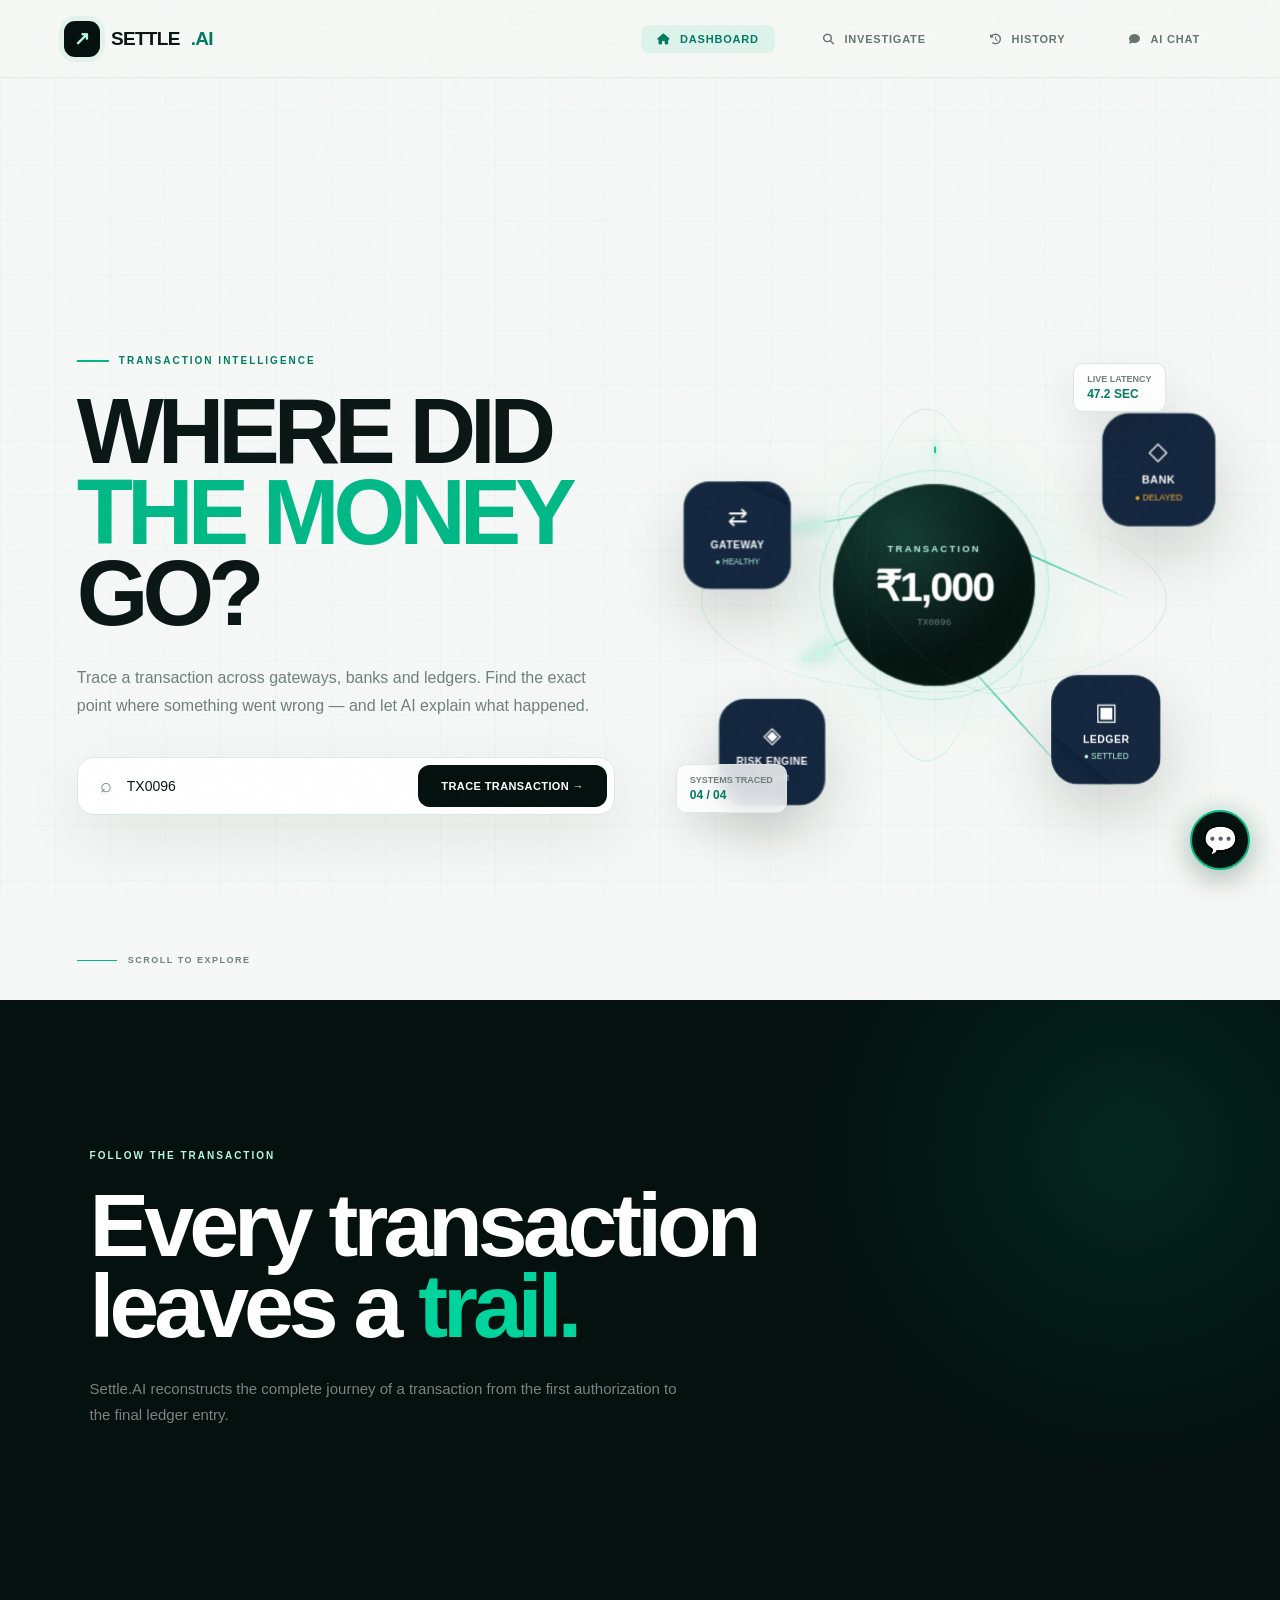
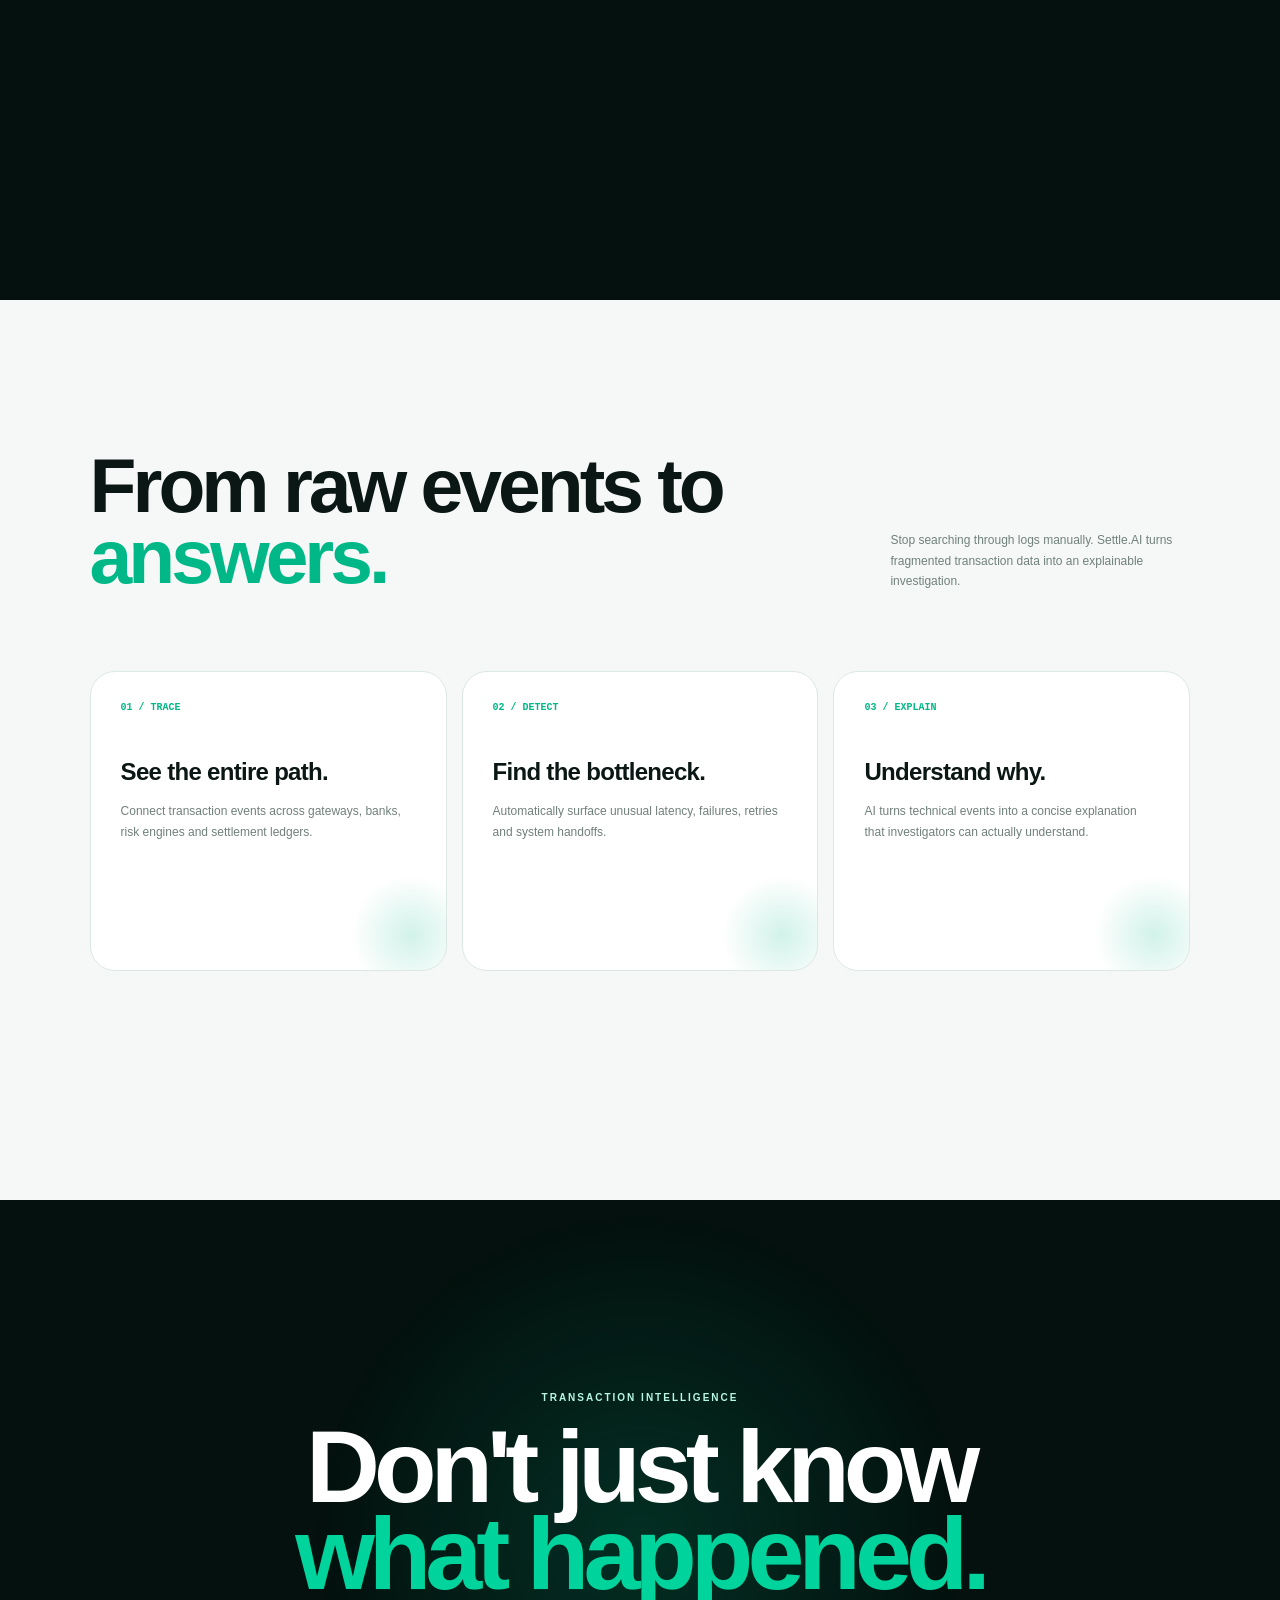
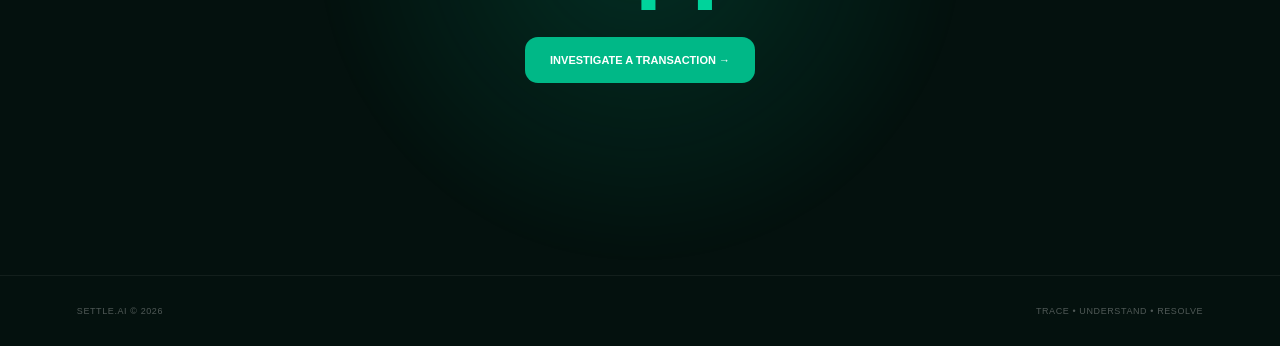
<file: frontend/index.html>
<!DOCTYPE html>
<html lang="en">
<head>
<meta charset="UTF-8">
<meta name="viewport" content="width=device-width, initial-scale=1.0">

<title>Settle.AI — Transaction Intelligence</title>

<!-- Font Awesome for icons -->
<link rel="stylesheet" href="https://cdnjs.cloudflare.com/ajax/libs/font-awesome/6.4.0/css/all.min.css">

<style>
/* =========================================================
   SETTLE.AI — COMPLETE STYLES
========================================================= */

:root {
    --black: #04110e;
    --black-2: #071915;
    --navy: #071a33;
    --navy-2: #0d2945;
    --emerald: #00b887;
    --emerald-2: #00d39b;
    --emerald-dark: #007c61;
    --mint: #b8f7e3;
    --mint-soft: #e9fbf5;
    --white: #ffffff;
    --off-white: #f5f8f6;
    --text: #0b1714;
    --muted: #71807b;
    --line: #dce8e3;
    --warning: #f5ad32;
    --danger: #ff5c61;
    --ease: cubic-bezier(.2,.8,.2,1);
}

* {
    margin: 0;
    padding: 0;
    box-sizing: border-box;
}

html {
    scroll-behavior: smooth;
}

body {
    font-family: 'Inter', -apple-system, BlinkMacSystemFont, "Segoe UI", sans-serif;
    background: var(--off-white);
    color: var(--text);
    overflow-x: hidden;
}

button, input {
    font: inherit;
}

button {
    cursor: pointer;
}

/* =========================================================
   BACKGROUND
========================================================= */

.grid-bg {
    position: fixed;
    inset: 0;
    pointer-events: none;
    background-image: 
        linear-gradient(rgba(0,184,135,.035) 1px, transparent 1px),
        linear-gradient(90deg, rgba(0,184,135,.035) 1px, transparent 1px);
    background-size: 55px 55px;
    z-index: -2;
}

.noise {
    position: fixed;
    inset: 0;
    pointer-events: none;
    opacity: .035;
    z-index: 1000;
    background-image: url("data:image/svg+xml,%3Csvg viewBox='0 0 180 180' xmlns='http://www.w3.org/2000/svg'%3E%3Cfilter id='n'%3E%3CfeTurbulence type='fractalNoise' baseFrequency='.8' numOctaves='4' stitchTiles='stitch'/%3E%3C/filter%3E%3Crect width='100%25' height='100%25' filter='url(%23n)' opacity='.4'/%3E%3C/svg%3E");
}

/* =========================================================
   NAVIGATION
========================================================= */

.nav {
    position: fixed;
    top: 0;
    left: 0;
    width: 100%;
    height: 78px;
    padding: 0 5%;
    display: flex;
    align-items: center;
    justify-content: space-between;
    z-index: 500;
    background: rgba(245,248,246,.72);
    backdrop-filter: blur(20px);
    border-bottom: 1px solid rgba(0,0,0,.05);
    transition: .4s var(--ease);
}

.nav.scrolled {
    background: rgba(255,255,255,.9);
    height: 68px;
}

.logo {
    display: flex;
    align-items: center;
    gap: 11px;
    font-size: 19px;
    font-weight: 850;
    letter-spacing: -.7px;
    cursor: pointer;
}

.logo-mark {
    width: 36px;
    height: 36px;
    display: grid;
    place-items: center;
    background: var(--black);
    color: var(--mint);
    border-radius: 11px;
    font-size: 19px;
    box-shadow: 0 0 0 5px rgba(0,184,135,.08);
}

.logo span {
    color: var(--emerald-dark);
}

.nav-links {
    display: flex;
    align-items: center;
    gap: 32px;
}

.nav-link {
    color: #66756f;
    font-size: 11px;
    font-weight: 800;
    letter-spacing: .8px;
    text-transform: uppercase;
    cursor: pointer;
    transition: .2s;
    padding: 8px 16px;
    border-radius: 8px;
    text-decoration: none;
}

.nav-link:hover {
    color: var(--emerald-dark);
    background: rgba(0,184,135,.06);
}

.nav-link.active {
    color: var(--emerald-dark);
    background: rgba(0,184,135,.1);
}

.nav-link i {
    margin-right: 6px;
}

/* =========================================================
   PAGE SYSTEM
========================================================= */

.page {
    display: none;
    min-height: 100vh;
    padding-top: 100px;
    animation: fadeSlide .4s ease-out;
}

.page.active {
    display: block;
}

@keyframes fadeSlide {
    from { opacity: 0; transform: translateY(20px); }
    to { opacity: 1; transform: translateY(0); }
}

.page-header {
    max-width: 1280px;
    margin: 0 auto 40px;
    padding: 0 5%;
}

.page-header h1 {
    font-size: clamp(32px, 4vw, 48px);
    font-weight: 800;
    letter-spacing: -2px;
}

.page-header h1 span {
    color: var(--emerald);
}

.page-header p {
    color: var(--muted);
    font-size: 16px;
    margin-top: 10px;
}

/* =========================================================
   HERO / DASHBOARD
========================================================= */

.hero {
    min-height: 100vh;
    padding: 150px 6% 80px;
    display: grid;
    grid-template-columns: 1fr 1fr;
    gap: 50px;
    align-items: center;
    position: relative;
    overflow: hidden;
}

.hero-copy {
    position: relative;
    z-index: 5;
    max-width: 760px;
}

.eyebrow {
    display: flex;
    align-items: center;
    gap: 10px;
    margin-bottom: 25px;
    color: var(--emerald-dark);
    font-size: 10px;
    font-weight: 900;
    letter-spacing: 2px;
}

.eyebrow-line {
    width: 32px;
    height: 2px;
    background: var(--emerald);
}

.hero h1 {
    font-size: clamp(55px, 7.2vw, 105px);
    line-height: .88;
    letter-spacing: -6px;
    font-weight: 850;
}

.hero h1 .green {
    color: var(--emerald);
}

.hero-description {
    max-width: 590px;
    margin-top: 30px;
    color: var(--muted);
    font-size: 16px;
    line-height: 1.7;
}

/* =========================================================
   SEARCH
========================================================= */

.search {
    max-width: 640px;
    margin-top: 38px;
    padding: 7px;
    display: flex;
    align-items: center;
    background: white;
    border: 1px solid var(--line);
    border-radius: 17px;
    box-shadow: 0 20px 60px rgba(6,25,18,.08);
    transition: .3s var(--ease);
}

.search:focus-within {
    border-color: var(--emerald);
    box-shadow: 0 0 0 5px rgba(0,184,135,.09), 0 25px 70px rgba(6,25,18,.1);
}

.search-icon {
    padding: 0 15px;
    color: var(--muted);
    font-size: 20px;
}

.search input {
    flex: 1;
    min-width: 0;
    border: 0;
    outline: 0;
    background: transparent;
    color: var(--text);
    font-size: 14px;
}

.trace {
    border: 0;
    padding: 15px 23px;
    border-radius: 12px;
    background: var(--black);
    color: white;
    font-size: 11px;
    font-weight: 850;
    letter-spacing: .4px;
    transition: .25s var(--ease);
}

.trace:hover {
    background: var(--emerald-dark);
    transform: translateY(-2px);
}

/* =========================================================
   3D UNIVERSE
========================================================= */

.universe-wrapper {
    position: relative;
    height: 600px;
    perspective: 1300px;
    display: flex;
    align-items: center;
    justify-content: center;
}

.universe {
    width: 530px;
    height: 530px;
    position: relative;
    transform-style: preserve-3d;
    transition: transform .25s var(--ease);
    transform: rotateX(var(--rx, 0deg)) rotateY(var(--ry, 0deg)) scale(var(--zoom, 1));
}

.orbit {
    position: absolute;
    left: 50%;
    top: 50%;
    border: 1px solid rgba(0,184,135,.17);
    border-radius: 50%;
    transform-style: preserve-3d;
}

.orbit.one {
    width: 460px;
    height: 460px;
    transform: translate(-50%,-50%) rotateX(67deg);
}

.orbit.two {
    width: 350px;
    height: 350px;
    transform: translate(-50%,-50%) rotateY(70deg);
}

.orbit.three {
    width: 260px;
    height: 260px;
    transform: translate(-50%,-50%) rotateX(55deg) rotateY(45deg);
}

.orbit::after {
    content: "";
    position: absolute;
    width: 7px;
    height: 7px;
    border-radius: 50%;
    background: var(--emerald-2);
    box-shadow: 0 0 18px var(--emerald);
    top: 10%;
    left: 50%;
}

.core {
    position: absolute;
    left: 50%;
    top: 50%;
    width: 190px;
    height: 190px;
    transform: translate(-50%,-50%) translateZ(80px);
    border-radius: 50%;
    background: radial-gradient(circle at 35% 25%, #163e36, #06130f 65%);
    border: 1px solid rgba(184,247,227,.25);
    box-shadow: 0 0 80px rgba(0,184,135,.15), inset 0 0 50px rgba(0,211,155,.05);
    display: flex;
    flex-direction: column;
    align-items: center;
    justify-content: center;
    color: white;
    text-align: center;
    z-index: 10;
}

.core::before {
    content: "";
    position: absolute;
    inset: -14px;
    border-radius: 50%;
    border: 1px solid rgba(0,211,155,.22);
    animation: corePulse 3s infinite;
}

@keyframes corePulse {
    0%,100% { transform: scale(1); opacity: .7; }
    50% { transform: scale(1.08); opacity: .15; }
}

.core-label {
    color: var(--mint);
    font-size: 9px;
    letter-spacing: 2px;
    font-weight: 850;
}

.core-amount {
    margin-top: 8px;
    font-size: 39px;
    font-weight: 800;
    letter-spacing: -2px;
}

.core-id {
    margin-top: 6px;
    color: rgba(255,255,255,.43);
    font-family: monospace;
    font-size: 9px;
}

/* =========================================================
   NETWORK NODES
========================================================= */

.node {
    position: absolute;
    width: 105px;
    height: 105px;
    display: flex;
    flex-direction: column;
    align-items: center;
    justify-content: center;
    gap: 7px;
    border-radius: 26px;
    background: rgba(7,26,51,.94);
    border: 1px solid rgba(184,247,227,.14);
    color: white;
    box-shadow: 0 25px 60px rgba(4,17,14,.16);
    backdrop-filter: blur(10px);
    transform-style: preserve-3d;
    cursor: pointer;
    transition: transform .35s var(--ease), border .25s;
    z-index: 20;
}

.node:hover {
    border-color: var(--emerald-2);
    transform: translateZ(30px) scale(1.08);
}

.node-icon { font-size: 23px; }
.node-name { font-size: 10px; font-weight: 850; letter-spacing: .5px; }
.node-state { display: flex; align-items: center; gap: 5px; color: var(--mint); font-size: 8px; }
.node-state.warning { color: var(--warning); }
.node-state.error { color: var(--danger); }

.node-gateway { left: 4%; top: 31%; transform: translateZ(35px); }
.node-bank { right: 1%; top: 20%; transform: translateZ(100px); }
.node-ledger { right: 9%; bottom: 14%; transform: translateZ(55px); }
.node-risk { left: 10%; bottom: 9%; transform: translateZ(20px); }

/* =========================================================
   CONNECTIONS
========================================================= */

.connection {
    position: absolute;
    height: 2px;
    transform-origin: left center;
    background: linear-gradient(90deg, transparent, var(--emerald), transparent);
    opacity: .6;
    z-index: 2;
}

.connection::after {
    content: "";
    position: absolute;
    width: 35px;
    height: 4px;
    border-radius: 10px;
    background: var(--mint);
    box-shadow: 0 0 16px var(--emerald);
    animation: dataFlow 2.2s linear infinite;
}

@keyframes dataFlow {
    0% { left: -20px; }
    100% { left: 100%; }
}

.connection.a { width: 220px; left: 23%; top: 39%; transform: rotate(-10deg); }
.connection.b { width: 205px; left: 52%; top: 37%; transform: rotate(24deg); }
.connection.c { width: 190px; left: 52%; top: 60%; transform: rotate(48deg); }
.connection.d { width: 220px; left: 25%; top: 64%; transform: rotate(-25deg); }

/* =========================================================
   FLOATING LABELS
========================================================= */

.floating-label {
    position: absolute;
    padding: 10px 13px;
    border-radius: 10px;
    background: rgba(255,255,255,.82);
    border: 1px solid var(--line);
    box-shadow: 0 15px 40px rgba(4,17,14,.08);
    font-size: 9px;
    font-weight: 800;
    color: var(--muted);
    backdrop-filter: blur(10px);
    z-index: 50;
}

.floating-label.one { top: 13%; right: 7%; }
.floating-label.two { bottom: 12%; left: 2%; }
.floating-label strong { display: block; color: var(--emerald-dark); font-size: 12px; margin-top: 3px; }

.scroll-hint {
    position: absolute;
    left: 6%;
    bottom: 35px;
    display: flex;
    align-items: center;
    gap: 11px;
    color: var(--muted);
    font-size: 9px;
    letter-spacing: 1.5px;
    font-weight: 850;
}

.scroll-line { width: 40px; height: 1px; background: var(--emerald); }

/* =========================================================
   STORY SECTION (KEPT ON HOMEPAGE)
========================================================= */

.story {
    min-height: 100vh;
    padding: 150px 7%;
    background: var(--black);
    color: white;
    position: relative;
    overflow: hidden;
}

.story::before {
    content: "";
    position: absolute;
    width: 700px;
    height: 700px;
    border-radius: 50%;
    background: radial-gradient(circle, rgba(0,184,135,.13), transparent 65%);
    right: -200px;
    top: -200px;
}

.story-top { max-width: 900px; position: relative; z-index: 3; }
.story-tag { color: var(--mint); font-size: 10px; font-weight: 900; letter-spacing: 2px; margin-bottom: 24px; }
.story h2 { font-size: clamp(48px, 7vw, 95px); line-height: .9; letter-spacing: -5px; }
.story h2 span { color: var(--emerald-2); }
.story-description { max-width: 600px; margin-top: 30px; color: rgba(255,255,255,.48); font-size: 15px; line-height: 1.7; }

/* =========================================================
   EXPLAIN SECTION (KEPT ON HOMEPAGE)
========================================================= */

.explain {
    min-height: 100vh;
    padding: 150px 7%;
    background: var(--off-white);
}

.explain-header {
    display: flex;
    justify-content: space-between;
    align-items: end;
    gap: 30px;
}

.explain-header h2 {
    max-width: 800px;
    font-size: clamp(45px, 6vw, 80px);
    line-height: .92;
    letter-spacing: -4px;
}

.explain-header h2 span { color: var(--emerald); }
.explain-header p { max-width: 300px; color: var(--muted); font-size: 12px; line-height: 1.7; }

/* =========================================================
   EVIDENCE CARDS (KEPT ON HOMEPAGE)
========================================================= */

.evidence-grid {
    margin-top: 80px;
    display: grid;
    grid-template-columns: repeat(3, 1fr);
    gap: 15px;
}

.evidence-card {
    min-height: 300px;
    padding: 30px;
    background: white;
    border: 1px solid var(--line);
    border-radius: 25px;
    position: relative;
    overflow: hidden;
    transition: transform .4s var(--ease), box-shadow .4s;
}

.evidence-card:hover {
    transform: translateY(-10px) rotateX(2deg);
    box-shadow: 0 30px 60px rgba(4,17,14,.1);
}

.evidence-number { color: var(--emerald); font-family: monospace; font-size: 10px; font-weight: 900; }
.evidence-card h3 { margin-top: 45px; font-size: 24px; letter-spacing: -.7px; }
.evidence-card p { margin-top: 15px; color: var(--muted); font-size: 12px; line-height: 1.7; }
.evidence-visual {
    position: absolute;
    right: -30px;
    bottom: -30px;
    width: 130px;
    height: 130px;
    border-radius: 50%;
    background: radial-gradient(circle, rgba(0,184,135,.18), transparent 65%);
}

/* =========================================================
   FINAL CTA (KEPT ON HOMEPAGE)
========================================================= */

.final {
    min-height: 75vh;
    background: var(--black);
    color: white;
    display: flex;
    align-items: center;
    justify-content: center;
    text-align: center;
    padding: 100px 20px;
    position: relative;
    overflow: hidden;
}

.final-glow {
    position: absolute;
    width: 700px;
    height: 700px;
    border-radius: 50%;
    background: radial-gradient(circle, rgba(0,184,135,.18), transparent 65%);
    filter: blur(10px);
}

.final-content { position: relative; z-index: 2; }
.final-small { color: var(--mint); font-size: 10px; font-weight: 900; letter-spacing: 2px; }
.final h2 { margin-top: 20px; font-size: clamp(55px, 8vw, 105px); line-height: .85; letter-spacing: -6px; }
.final h2 span { color: var(--emerald-2); }
.final-button {
    margin-top: 40px;
    border: 0;
    padding: 17px 25px;
    border-radius: 13px;
    background: var(--emerald);
    color: white;
    font-size: 11px;
    font-weight: 900;
    transition: .3s;
}

.final-button:hover {
    background: var(--emerald-2);
    transform: translateY(-3px) scale(1.03);
    box-shadow: 0 15px 40px rgba(0,184,135,.2);
}

.footer {
    background: var(--black);
    border-top: 1px solid rgba(255,255,255,.06);
    padding: 30px 6%;
    display: flex;
    justify-content: space-between;
    color: rgba(255,255,255,.3);
    font-size: 9px;
    letter-spacing: .6px;
}

/* =========================================================
   INVESTIGATION PAGE
========================================================= */

.investigation-page {
    background: var(--off-white);
    min-height: 100vh;
    padding: 120px 5% 60px;
}

.investigation-grid {
    max-width: 1280px;
    margin: 0 auto;
    display: grid;
    grid-template-columns: 1fr 1fr;
    gap: 30px;
}

.investigation-card {
    background: white;
    border-radius: 24px;
    padding: 30px;
    border: 1px solid var(--line);
    box-shadow: 0 4px 20px rgba(0,0,0,.04);
}

.investigation-card h2 {
    font-size: 18px;
    font-weight: 700;
    margin-bottom: 20px;
    display: flex;
    align-items: center;
    gap: 10px;
}

.investigation-card h2 .badge {
    font-size: 11px;
    font-weight: 600;
    padding: 2px 12px;
    border-radius: 20px;
    background: var(--mint-soft);
    color: var(--emerald-dark);
}

.search-large {
    display: flex;
    gap: 12px;
    margin-bottom: 25px;
}

.search-large input {
    flex: 1;
    padding: 14px 18px;
    border: 2px solid var(--line);
    border-radius: 14px;
    font-size: 15px;
    outline: none;
    transition: .2s;
    background: var(--off-white);
}

.search-large input:focus {
    border-color: var(--emerald);
    box-shadow: 0 0 0 4px rgba(0,184,135,.08);
}

.search-large button {
    padding: 14px 28px;
    background: var(--black);
    color: white;
    border: none;
    border-radius: 14px;
    font-weight: 700;
    font-size: 13px;
    transition: .2s;
    display: flex;
    align-items: center;
    gap: 8px;
}

.search-large button:hover {
    background: var(--emerald-dark);
    transform: translateY(-2px);
}

/* =========================================================
   TRANSACTION FLOW
========================================================= */

.flow-diagram {
    margin: 20px 0;
    padding: 20px;
    background: var(--off-white);
    border-radius: 16px;
}

.flow-step {
    display: flex;
    align-items: center;
    padding: 12px 16px;
    margin-bottom: 8px;
    background: white;
    border-radius: 12px;
    border-left: 4px solid var(--emerald);
    transition: .2s;
}

.flow-step:hover {
    transform: translateX(6px);
}

.flow-step .step-icon {
    width: 32px;
    height: 32px;
    border-radius: 8px;
    display: grid;
    place-items: center;
    font-size: 14px;
    margin-right: 14px;
}

.flow-step .step-icon.green { background: rgba(0,184,135,.12); color: var(--emerald); }
.flow-step .step-icon.yellow { background: rgba(245,173,50,.12); color: var(--warning); }
.flow-step .step-icon.red { background: rgba(255,92,97,.12); color: var(--danger); }

.flow-step .step-info { flex: 1; }
.flow-step .step-info .name { font-weight: 600; font-size: 14px; }
.flow-step .step-info .desc { font-size: 12px; color: var(--muted); }
.flow-step .step-status { font-size: 12px; font-weight: 600; }
.flow-step .step-status.success { color: var(--emerald); }
.flow-step .step-status.warning { color: var(--warning); }
.flow-step .step-status.error { color: var(--danger); }

.flow-arrow-line {
    text-align: center;
    color: var(--muted);
    font-size: 20px;
    padding: 4px 0;
}

/* =========================================================
   HISTORY PAGE
========================================================= */

.history-page {
    background: var(--off-white);
    min-height: 100vh;
    padding: 120px 5% 60px;
}

.history-stats {
    display: grid;
    grid-template-columns: repeat(4, 1fr);
    gap: 16px;
    max-width: 1280px;
    margin: 0 auto 30px;
}

.history-stat {
    background: white;
    padding: 20px;
    border-radius: 16px;
    border: 1px solid var(--line);
    text-align: center;
}

.history-stat .number {
    font-size: 28px;
    font-weight: 800;
    color: var(--black);
}

.history-stat .label {
    font-size: 12px;
    color: var(--muted);
    margin-top: 4px;
}

.history-table-wrapper {
    max-width: 1280px;
    margin: 0 auto;
    background: white;
    border-radius: 24px;
    border: 1px solid var(--line);
    overflow: hidden;
    box-shadow: 0 4px 20px rgba(0,0,0,.04);
}

.history-table {
    width: 100%;
    border-collapse: collapse;
}

.history-table th {
    padding: 16px 20px;
    text-align: left;
    font-size: 11px;
    text-transform: uppercase;
    color: var(--muted);
    font-weight: 700;
    letter-spacing: .5px;
    background: var(--off-white);
    border-bottom: 1px solid var(--line);
}

.history-table td {
    padding: 14px 20px;
    border-bottom: 1px solid var(--line);
    font-size: 14px;
}

.history-table tr:hover td {
    background: rgba(0,184,135,.02);
}

.history-table .status-badge {
    padding: 4px 12px;
    border-radius: 20px;
    font-size: 11px;
    font-weight: 600;
}

.history-table .status-badge.success { background: rgba(0,184,135,.12); color: var(--emerald); }
.history-table .status-badge.warning { background: rgba(245,173,50,.12); color: var(--warning); }
.history-table .status-badge.error { background: rgba(255,92,97,.12); color: var(--danger); }

.history-table .investigate-btn {
    padding: 6px 14px;
    background: var(--black);
    color: white;
    border: none;
    border-radius: 8px;
    font-size: 11px;
    font-weight: 600;
    transition: .2s;
}

.history-table .investigate-btn:hover {
    background: var(--emerald-dark);
    transform: scale(1.05);
}

.history-table .txn-id {
    font-family: monospace;
    font-weight: 600;
    color: var(--black);
}

/* =========================================================
   AI CHAT PAGE
========================================================= */

.chat-page {
    background: var(--off-white);
    min-height: 100vh;
    padding: 120px 5% 60px;
}

.chat-page-container {
    max-width: 900px;
    margin: 0 auto;
}

.chat-page-box {
    background: white;
    border-radius: 24px;
    border: 1px solid var(--line);
    overflow: hidden;
    box-shadow: 0 4px 20px rgba(0,0,0,.04);
    height: 600px;
    display: flex;
    flex-direction: column;
}

.chat-page-header {
    padding: 20px 28px;
    background: var(--black);
    color: white;
    display: flex;
    align-items: center;
    gap: 14px;
}

.chat-page-header .avatar {
    width: 44px;
    height: 44px;
    border-radius: 12px;
    background: rgba(0,184,135,.2);
    display: grid;
    place-items: center;
    font-size: 22px;
}

.chat-page-header .info h3 {
    font-size: 16px;
    font-weight: 700;
}

.chat-page-header .info .status {
    font-size: 10px;
    color: var(--emerald-2);
    font-weight: 500;
}

.chat-page-messages {
    flex: 1;
    padding: 24px 28px;
    overflow-y: auto;
    background: var(--off-white);
}

.chat-page-messages::-webkit-scrollbar { width: 4px; }
.chat-page-messages::-webkit-scrollbar-track { background: transparent; }
.chat-page-messages::-webkit-scrollbar-thumb { background: var(--emerald); border-radius: 10px; }

.chat-page-msg {
    margin-bottom: 14px;
    padding: 12px 18px;
    border-radius: 14px;
    max-width: 80%;
    word-wrap: break-word;
    animation: msgSlide .3s ease-out;
}

.chat-page-msg.user {
    background: var(--black);
    color: white;
    margin-left: auto;
    border-bottom-right-radius: 4px;
}

.chat-page-msg.ai {
    background: white;
    color: var(--text);
    border: 1px solid var(--line);
    border-bottom-left-radius: 4px;
}

.chat-page-msg .time {
    font-size: 9px;
    opacity: .4;
    margin-top: 4px;
    display: block;
}

.chat-page-input {
    padding: 16px 24px;
    background: white;
    border-top: 1px solid var(--line);
    display: flex;
    gap: 12px;
}

.chat-page-input input {
    flex: 1;
    padding: 12px 16px;
    border: 1px solid var(--line);
    border-radius: 12px;
    font-size: 14px;
    outline: none;
    transition: .2s;
    background: var(--off-white);
}

.chat-page-input input:focus {
    border-color: var(--emerald);
    box-shadow: 0 0 0 4px rgba(0,184,135,.08);
}

.chat-page-input button {
    padding: 12px 24px;
    background: var(--black);
    color: white;
    border: none;
    border-radius: 12px;
    font-weight: 600;
    font-size: 13px;
    transition: .2s;
}

.chat-page-input button:hover {
    background: var(--emerald-dark);
    transform: scale(1.03);
}

/* =========================================================
   AI CHAT FLOATING BUTTON (BOTTOM RIGHT)
========================================================= */

.chat-float-btn {
    position: fixed;
    bottom: 30px;
    right: 30px;
    z-index: 999;
    width: 60px;
    height: 60px;
    border-radius: 50%;
    background: var(--black);
    color: white;
    border: 2px solid var(--emerald);
    font-size: 28px;
    box-shadow: 0 8px 30px rgba(0,0,0,.25), 0 0 30px rgba(0,184,135,.15);
    cursor: pointer;
    transition: all .3s var(--ease);
    display: flex;
    align-items: center;
    justify-content: center;
}

.chat-float-btn:hover {
    transform: scale(1.1) rotate(-5deg);
    background: var(--emerald-dark);
    box-shadow: 0 8px 40px rgba(0,184,135,.3), 0 0 60px rgba(0,184,135,.1);
}

.chat-float-btn .pulse-ring {
    position: absolute;
    width: 100%;
    height: 100%;
    border-radius: 50%;
    border: 2px solid var(--emerald);
    animation: pulseRing 2s ease-out infinite;
    opacity: 0;
}

@keyframes pulseRing {
    0% {
        transform: scale(1);
        opacity: 0.6;
    }
    100% {
        transform: scale(1.5);
        opacity: 0;
    }
}

.chat-float-btn .pulse-ring:nth-child(2) {
    animation-delay: 1s;
}

/* =========================================================
   SCROLL REVEAL
========================================================= */

.reveal {
    opacity: 0;
    transform: translateY(50px);
    transition: opacity .8s var(--ease), transform .8s var(--ease);
}

.reveal.visible {
    opacity: 1;
    transform: translateY(0);
}

/* =========================================================
   RESPONSIVE
========================================================= */

@media(max-width: 1000px) {
    .hero { grid-template-columns: 1fr; padding-top: 130px; }
    .universe-wrapper { height: 500px; }
    .investigation-grid { grid-template-columns: 1fr; }
    .history-stats { grid-template-columns: repeat(2, 1fr); }
    .evidence-grid { grid-template-columns: 1fr; }
    .explain-header { flex-direction: column; align-items: start; }
}

@media(max-width: 650px) {
    .nav { padding: 0 20px; }
    .nav-links { gap: 8px; }
    .nav-link { font-size: 9px; padding: 6px 10px; }
    .nav-link i { display: none; }
    .hero { padding: 120px 20px 70px; }
    .hero h1 { font-size: 52px; letter-spacing: -4px; }
    .hero-description { font-size: 14px; }
    .search { flex-direction: column; align-items: stretch; }
    .search input { padding: 14px; }
    .trace { width: 100%; }
    .universe-wrapper { height: 430px; }
    .universe { width: 360px; height: 360px; }
    .orbit.one { width: 330px; height: 330px; }
    .orbit.two { width: 250px; height: 250px; }
    .orbit.three { width: 180px; height: 180px; }
    .core { width: 135px; height: 135px; }
    .core-amount { font-size: 27px; }
    .node { width: 75px; height: 75px; border-radius: 18px; }
    .node-icon { font-size: 17px; }
    .node-name { font-size: 8px; }
    .node-gateway { left: 0; }
    .node-bank { right: 0; }
    .node-ledger { right: 4%; }
    .node-risk { left: 4%; }
    .floating-label { display: none; }
    .story, .explain { padding: 100px 20px; }
    .story h2, .explain-header h2 { font-size: 49px; letter-spacing: -3px; }
    .investigation-page { padding: 100px 16px 40px; }
    .history-page { padding: 100px 16px 40px; }
    .chat-page { padding: 100px 16px 40px; }
    .history-stats { grid-template-columns: 1fr 1fr; gap: 10px; }
    .history-stat .number { font-size: 20px; }
    .investigation-card { padding: 20px; }
    .search-large { flex-direction: column; }
    .history-table { font-size: 12px; }
    .history-table th, .history-table td { padding: 10px 12px; }
    .chat-page-box { height: 500px; }
    .chat-page-messages { padding: 16px; }
    .chat-page-msg { max-width: 95%; }
    .footer { flex-direction: column; gap: 10px; padding: 25px 20px; }
    .chat-float-btn { width: 50px; height: 50px; font-size: 22px; bottom: 20px; right: 20px; }
}

@media(max-width: 480px) {
    .history-stats { grid-template-columns: 1fr 1fr; }
    .nav-link { font-size: 8px; padding: 4px 8px; }
    .logo { font-size: 15px; }
    .logo-mark { width: 28px; height: 28px; font-size: 14px; }
    .history-table .status-badge { font-size: 9px; padding: 2px 8px; }
    .chat-float-btn { width: 44px; height: 44px; font-size: 18px; bottom: 16px; right: 16px; }
}
</style>
</head>
<body>

<div class="grid-bg"></div>
<div class="noise"></div>

<!-- =======================================================
     NAV
======================================================== -->

<nav class="nav" id="nav">
    <div class="logo" onclick="navigateTo('dashboard')">
        <div class="logo-mark">↗</div>
        SETTLE<span>.AI</span>
    </div>

    <div class="nav-links">
        <div class="nav-link active" data-page="dashboard" onclick="navigateTo('dashboard')">
            <i class="fas fa-home"></i> Dashboard
        </div>
        <div class="nav-link" data-page="investigation" onclick="navigateTo('investigation')">
            <i class="fas fa-search"></i> Investigate
        </div>
        <div class="nav-link" data-page="history" onclick="navigateTo('history')">
            <i class="fas fa-clock-rotate-left"></i> History
        </div>
        <div class="nav-link" data-page="chat" onclick="navigateTo('chat')">
            <i class="fas fa-comment"></i> AI Chat
        </div>
    </div>
</nav>

<!-- =======================================================
     AI CHAT FLOATING BUTTON (BOTTOM RIGHT)
======================================================== -->

<button class="chat-float-btn" onclick="navigateTo('chat')" aria-label="Open AI Chat">
    <span class="pulse-ring"></span>
    <span class="pulse-ring"></span>
    💬
</button>

<!-- =======================================================
     PAGE: DASHBOARD (HOMEPAGE)
======================================================== -->

<div id="page-dashboard" class="page active">
    <!-- HERO SECTION -->
    <section class="hero">
        <div class="hero-copy">
            <div class="eyebrow">
                <span class="eyebrow-line"></span>
                TRANSACTION INTELLIGENCE
            </div>

            <h1>
                WHERE DID
                <span class="green">THE MONEY</span>
                GO?
            </h1>

            <p class="hero-description">
                Trace a transaction across gateways, banks and ledgers.
                Find the exact point where something went wrong —
                and let AI explain what happened.
            </p>

            <div class="search">
                <div class="search-icon">⌕</div>
                <input id="transactionInput" type="text" placeholder="Enter transaction ID..." value="TX0096">
                <button class="trace" onclick="traceAndInvestigate()">TRACE TRANSACTION →</button>
            </div>
        </div>

        <div class="universe-wrapper" id="universeWrapper">
            <div class="floating-label one">
                LIVE LATENCY
                <strong>47.2 SEC</strong>
            </div>
            <div class="floating-label two">
                SYSTEMS TRACED
                <strong>04 / 04</strong>
            </div>

            <div class="universe" id="universe">
                <div class="orbit one"></div>
                <div class="orbit two"></div>
                <div class="orbit three"></div>

                <div class="connection a"></div>
                <div class="connection b"></div>
                <div class="connection c"></div>
                <div class="connection d"></div>

                <div class="core">
                    <div class="core-label">TRANSACTION</div>
                    <div class="core-amount">₹1,000</div>
                    <div class="core-id">TX0096</div>
                </div>

                <div class="node node-gateway" onclick="selectNode('Gateway')">
                    <div class="node-icon">⇄</div>
                    <div class="node-name">GATEWAY</div>
                    <div class="node-state">● HEALTHY</div>
                </div>

                <div class="node node-bank" onclick="selectNode('Bank')">
                    <div class="node-icon">◇</div>
                    <div class="node-name">BANK</div>
                    <div class="node-state warning">● DELAYED</div>
                </div>

                <div class="node node-ledger" onclick="selectNode('Ledger')">
                    <div class="node-icon">▣</div>
                    <div class="node-name">LEDGER</div>
                    <div class="node-state">● SETTLED</div>
                </div>

                <div class="node node-risk" onclick="selectNode('Risk Engine')">
                    <div class="node-icon">◈</div>
                    <div class="node-name">RISK ENGINE</div>
                    <div class="node-state">● CLEAR</div>
                </div>
            </div>
        </div>

        <div class="scroll-hint">
            <span class="scroll-line"></span>
            SCROLL TO EXPLORE
        </div>
    </section>

    <!-- ===================================================
         STORY SECTION (KEPT)
    ==================================================== -->
    <section class="story">
        <div class="story-top reveal">
            <div class="story-tag">FOLLOW THE TRANSACTION</div>
            <h2>Every transaction leaves a <span>trail.</span></h2>
            <p class="story-description">
                Settle.AI reconstructs the complete journey of a transaction
                from the first authorization to the final ledger entry.
            </p>
        </div>
    </section>

    <!-- ===================================================
         EXPLANATION SECTION (KEPT)
    ==================================================== -->
    <section class="explain">
        <div class="explain-header reveal">
            <h2>From raw events to <span>answers.</span></h2>
            <p>
                Stop searching through logs manually. Settle.AI turns fragmented
                transaction data into an explainable investigation.
            </p>
        </div>

        <div class="evidence-grid">
            <div class="evidence-card reveal">
                <div class="evidence-number">01 / TRACE</div>
                <h3>See the entire path.</h3>
                <p>Connect transaction events across gateways, banks, risk engines and settlement ledgers.</p>
                <div class="evidence-visual"></div>
            </div>

            <div class="evidence-card reveal">
                <div class="evidence-number">02 / DETECT</div>
                <h3>Find the bottleneck.</h3>
                <p>Automatically surface unusual latency, failures, retries and system handoffs.</p>
                <div class="evidence-visual"></div>
            </div>

            <div class="evidence-card reveal">
                <div class="evidence-number">03 / EXPLAIN</div>
                <h3>Understand why.</h3>
                <p>AI turns technical events into a concise explanation that investigators can actually understand.</p>
                <div class="evidence-visual"></div>
            </div>
        </div>
    </section>

    <!-- ===================================================
         FINAL CTA (KEPT)
    ==================================================== -->
    <section class="final">
        <div class="final-glow"></div>
        <div class="final-content reveal">
            <div class="final-small">TRANSACTION INTELLIGENCE</div>
            <h2>Don't just know <br><span>what happened.</span></h2>
            <button class="final-button" onclick="navigateTo('investigation')">INVESTIGATE A TRANSACTION →</button>
        </div>
    </section>

    <!-- ===================================================
         FOOTER
    ==================================================== -->
    <footer class="footer">
        <span>SETTLE.AI © 2026</span>
        <span>TRACE • UNDERSTAND • RESOLVE</span>
    </footer>
</div>

<!-- =======================================================
     PAGE: INVESTIGATION
======================================================== -->

<div id="page-investigation" class="page">
    <div class="page-header">
        <h1>🔍 <span>Investigate</span> Transaction</h1>
        <p>Enter a transaction ID to trace its complete journey across all systems.</p>
    </div>

    <div class="investigation-page">
        <div class="investigation-grid">
            <!-- Left: Search & Flow -->
            <div class="investigation-card">
                <h2>
                    <i class="fas fa-route" style="color: var(--emerald);"></i>
                    Transaction Trace
                    <span class="badge">LIVE</span>
                </h2>

                <div class="search-large">
                    <input id="investigationInput" type="text" placeholder="Enter TXN ID..." value="TX0096">
                    <button onclick="performInvestigation()">
                        <i class="fas fa-search"></i> Investigate
                    </button>
                </div>

                <div id="investigationResult">
                    <div style="text-align: center; padding: 40px 20px; color: var(--muted);">
                        <div style="font-size: 40px; margin-bottom: 16px;">🔍</div>
                        <div>Enter a transaction ID above and click Investigate to see real results from the AI agent.</div>
                    </div>
                </div>
            </div>

            <!-- Right: Quick Stats & Actions -->
            <div class="investigation-card">
                <h2>
                    <i class="fas fa-bolt" style="color: var(--warning);"></i>
                    Quick Actions
                </h2>

                <div style="display: flex; flex-direction: column; gap: 12px;">
                    <button onclick="quickInvestigate('TX0096')" style="padding: 14px 20px; background: var(--black); color: white; border: none; border-radius: 12px; font-weight: 600; display: flex; align-items: center; gap: 12px; transition: .2s; width: 100%;">
                        <i class="fas fa-clock-rotate-left"></i>
                        Re-run TX0096
                    </button>
                    <button onclick="quickInvestigate('TX0001')" style="padding: 14px 20px; background: var(--off-white); color: var(--text); border: 2px solid var(--line); border-radius: 12px; font-weight: 600; display: flex; align-items: center; gap: 12px; transition: .2s; width: 100%;">
                        <i class="fas fa-search"></i>
                        Investigate TX0001
                    </button>
                    <button onclick="quickInvestigate('TX0002')" style="padding: 14px 20px; background: var(--off-white); color: var(--text); border: 2px solid var(--line); border-radius: 12px; font-weight: 600; display: flex; align-items: center; gap: 12px; transition: .2s; width: 100%;">
                        <i class="fas fa-search"></i>
                        Investigate TX0002
                    </button>
                </div>

                <hr style="border: none; border-top: 1px solid var(--line); margin: 24px 0;">

                <div style="background: var(--mint-soft); padding: 16px; border-radius: 12px;">
                    <div style="font-weight: 600; font-size: 13px; color: var(--emerald-dark);">
                        <i class="fas fa-lightbulb"></i> Pro Tip
                    </div>
                    <div style="font-size: 13px; color: var(--muted); margin-top: 4px;">
                        Use <strong>Cmd+K</strong> to quickly focus the search bar. Try IDs like TX0001–TX0100 from your dataset.
                    </div>
                </div>
            </div>
        </div>
    </div>
</div>

<!-- =======================================================
     PAGE: HISTORY
======================================================== -->

<div id="page-history" class="page">
    <div class="page-header">
        <h1>📋 <span>Transaction</span> History</h1>
        <p>View all past investigations and transaction traces.</p>
    </div>

    <div class="history-page">
        <div class="history-stats">
            <div class="history-stat">
                <div class="number">247</div>
                <div class="label">Total Traces</div>
            </div>
            <div class="history-stat">
                <div class="number" style="color: var(--emerald);">198</div>
                <div class="label">Successful</div>
            </div>
            <div class="history-stat">
                <div class="number" style="color: var(--warning);">32</div>
                <div class="label">With Issues</div>
            </div>
            <div class="history-stat">
                <div class="number" style="color: var(--danger);">17</div>
                <div class="label">Failed</div>
            </div>
        </div>

        <div class="history-table-wrapper">
            <table class="history-table">
                <thead>
                    <tr>
                        <th>Transaction ID</th>
                        <th>Amount</th>
                        <th>Date</th>
                        <th>Status</th>
                        <th>Issue</th>
                        <th>Action</th>
                    </tr>
                </thead>
                <tbody>
                    <tr>
                        <td class="txn-id">TX0096</td>
                        <td>₹1,000</td>
                        <td>2026-09-05 12:41</td>
                        <td><span class="status-badge warning">Amount mismatch</span></td>
                        <td>Ledger 950 vs gateway/bank 1000</td>
                        <td><button class="investigate-btn" onclick="investigateFromHistory('TX0096')">Re-trace</button></td>
                    </tr>
                    <tr>
                        <td class="txn-id">TX0001</td>
                        <td>—</td>
                        <td>2026-09-05 10:22</td>
                        <td><span class="status-badge success">Success</span></td>
                        <td>—</td>
                        <td><button class="investigate-btn" onclick="investigateFromHistory('TX0001')">Re-trace</button></td>
                    </tr>
                    <tr>
                        <td class="txn-id">TX0002</td>
                        <td>—</td>
                        <td>2026-09-04 16:08</td>
                        <td><span class="status-badge error">Unknown</span></td>
                        <td>—</td>
                        <td><button class="investigate-btn" onclick="investigateFromHistory('TX0002')">Re-trace</button></td>
                    </tr>
                </tbody>
            </table>
        </div>
    </div>
</div>

<!-- =======================================================
     PAGE: AI CHAT
======================================================== -->

<div id="page-chat" class="page">
    <div class="page-header">
        <h1>💬 <span>AI Chat</span> Assistant</h1>
        <p>Ask the SettleAI assistant about transactions, issues, and investigations.</p>
    </div>

    <div class="chat-page">
        <div class="chat-page-container">
            <div class="chat-page-box">
                <div class="chat-page-header">
                    <div class="avatar">✦</div>
                    <div class="info">
                        <h3>SettleAI Assistant</h3>
                        <div class="status">● Online • Ready to help</div>
                    </div>
                </div>

                <div class="chat-page-messages" id="chatPageMessages">
                    <div class="chat-page-msg ai">
                        👋 Hello! I'm SettleAI Assistant.
                        <br><br>
                        I can help you investigate transactions, explain issues, and trace money flow.
                        <span class="time">Just now</span>
                    </div>
                    <div class="chat-page-msg ai">
                        💡 Try asking: "Why is TX0096 not settling?"
                        <span class="time">Just now</span>
                    </div>
                </div>

                <div class="chat-page-input">
                    <input type="text" id="chatPageInput" placeholder="Ask about a transaction..." onkeypress="if(event.key==='Enter') sendChatPageMessage()">
                    <button onclick="sendChatPageMessage()">Send</button>
                </div>
            </div>
        </div>
    </div>
</div>

<!-- =======================================================
     JAVASCRIPT
======================================================== -->

<script>
// =========================================================
// BACKEND API CONFIG
// =========================================================

const API_URL = "https://settle-ai-ivory.vercel.app/ask";

// =========================================================
// NAVIGATION - Page Switching
// =========================================================

function navigateTo(page) {
    // Update nav links
    document.querySelectorAll('.nav-link').forEach(link => {
        link.classList.remove('active');
    });
    document.querySelector(`.nav-link[data-page="${page}"]`).classList.add('active');

    // Hide all pages
    document.querySelectorAll('.page').forEach(p => {
        p.classList.remove('active');
    });

    // Show target page
    document.getElementById(`page-${page}`).classList.add('active');

    // Scroll to top
    window.scrollTo({ top: 0, behavior: 'smooth' });
}

// =========================================================
// NAV SCROLL EFFECT
// =========================================================

const nav = document.getElementById("nav");

window.addEventListener("scroll", () => {
    if (window.scrollY > 40) {
        nav.classList.add("scrolled");
    } else {
        nav.classList.remove("scrolled");
    }
});

// =========================================================
// 3D MOUSE PARALLAX
// =========================================================

const universe = document.getElementById("universe");
const wrapper = document.getElementById("universeWrapper");

let rotateX = 0;
let rotateY = 0;
let zoom = 1;

wrapper.addEventListener("mousemove", (event) => {
    const rect = wrapper.getBoundingClientRect();
    const x = (event.clientX - rect.left) / rect.width;
    const y = (event.clientY - rect.top) / rect.height;
    rotateY = (x - .5) * 14;
    rotateX = (0.5 - y) * 14;
    updateUniverse();
});

wrapper.addEventListener("mouseleave", () => {
    rotateX = 0;
    rotateY = 0;
    updateUniverse();
});

function updateUniverse() {
    universe.style.setProperty("--rx", rotateX + "deg");
    universe.style.setProperty("--ry", rotateY + "deg");
    universe.style.setProperty("--zoom", zoom);
}

// =========================================================
// TRACE & INVESTIGATE FROM DASHBOARD
// =========================================================

function traceAndInvestigate() {
    const input = document.getElementById("transactionInput");
    const id = input.value.trim();
    
    if (!id) {
        input.focus();
        input.style.borderColor = "#ff5c61";
        setTimeout(() => { input.style.borderColor = ""; }, 1500);
        return;
    }
    
    // Navigate to investigation page
    navigateTo('investigation');
    
    // Set the investigation input
    document.getElementById("investigationInput").value = id;
    
    // Perform the investigation
    setTimeout(() => performInvestigation(), 300);
}

// =========================================================
// PERFORM INVESTIGATION (REAL BACKEND CALL)
// =========================================================

async function performInvestigation() {
    const input = document.getElementById("investigationInput");
    const id = input.value.trim() || "TX0096";

    const result = document.getElementById("investigationResult");
    result.innerHTML = `
        <div style="text-align: center; padding: 40px 20px;">
            <div style="font-size: 40px; margin-bottom: 16px;">🔍</div>
            <div style="font-weight: 600; font-size: 16px;">Tracing ${id}...</div>
            <div style="color: var(--muted); font-size: 13px; margin-top: 8px;">Asking the AI agent to investigate this transaction</div>
            <div style="margin-top: 20px; display: flex; justify-content: center; gap: 8px;">
                <span style="display: inline-block; width: 10px; height: 10px; background: var(--emerald); border-radius: 50%; animation: pulseDot 1s ease-in-out infinite;"></span>
                <span style="display: inline-block; width: 10px; height: 10px; background: var(--emerald); border-radius: 50%; animation: pulseDot 1s ease-in-out infinite 0.2s;"></span>
                <span style="display: inline-block; width: 10px; height: 10px; background: var(--emerald); border-radius: 50%; animation: pulseDot 1s ease-in-out infinite 0.4s;"></span>
            </div>
        </div>
        <style>
            @keyframes pulseDot {
                0%, 100% { opacity: 0.3; transform: scale(0.8); }
                50% { opacity: 1; transform: scale(1.2); }
            }
        </style>
    `;

    try {
        const response = await fetch(API_URL, {
            method: "POST",
            headers: { "Content-Type": "application/json" },
            body: JSON.stringify({ question: `Why is ${id} not settling?` })
        });

        const data = await response.json();

        if (data.status === "MISSING_TRANSACTION_ID" || data.status === "ERROR") {
            result.innerHTML = `
                <div style="text-align: center; padding: 40px 20px;">
                    <div style="font-size: 40px; margin-bottom: 16px;">⚠️</div>
                    <div style="font-weight: 600; font-size: 16px;">${data.status}</div>
                    <div style="color: var(--muted); font-size: 13px; margin-top: 8px;">${data.message}</div>
                </div>
            `;
            addChatPageMessage(`⚠️ ${data.message}`);
            return;
        }

        result.innerHTML = `
            <div style="background: var(--off-white); padding: 16px; border-radius: 12px;">
                <div style="display: flex; justify-content: space-between; font-size: 13px; padding: 6px 0; border-bottom: 1px solid var(--line);">
                    <span style="color: var(--muted);">Transaction ID</span>
                    <span style="font-weight: 600; font-family: monospace;">${id}</span>
                </div>
                <div style="display: flex; justify-content: space-between; font-size: 13px; padding: 6px 0; border-bottom: 1px solid var(--line);">
                    <span style="color: var(--muted);">Status</span>
                    <span style="font-weight: 700; color: var(--black);">${data.status || "N/A"}</span>
                </div>
                <div style="display: flex; justify-content: space-between; font-size: 13px; padding: 6px 0;">
                    <span style="color: var(--muted);">Confidence</span>
                    <span style="font-weight: 600;">${data.confidence || "N/A"}</span>
                </div>
            </div>

            <div style="background: rgba(0,184,135,.06); padding: 16px; border-radius: 12px; margin-top: 16px; border: 1px solid rgba(0,184,135,.12);">
                <div style="display: flex; align-items: center; gap: 10px;">
                    <span style="font-size: 20px;">🤖</span>
                    <div>
                        <div style="font-weight: 600; font-size: 13px;">${data.problem || "AI Analysis"}</div>
                        <div style="font-size: 13px; color: var(--muted); margin-top: 4px;">${data.explanation || ""}</div>
                    </div>
                </div>
            </div>

            <div style="background: var(--off-white); padding: 16px; border-radius: 12px; margin-top: 16px;">
                <div style="font-weight: 600; font-size: 13px; margin-bottom: 6px;">📌 Recommended Action</div>
                <div style="font-size: 13px; color: var(--muted);">${data.recommended_action || "No action needed."}</div>
            </div>
        `;

        document.querySelector('.core-id').textContent = id;

        addChatPageMessage(`🔍 I investigated ${id}.\n\nStatus: ${data.status}\n${data.explanation || ""}`);

    } catch (error) {
        result.innerHTML = `
            <div style="text-align: center; padding: 40px 20px;">
                <div style="font-size: 40px; margin-bottom: 16px;">❌</div>
                <div style="font-weight: 600; font-size: 16px;">Could not reach the backend</div>
                <div style="color: var(--muted); font-size: 13px; margin-top: 8px;">Make sure your FastAPI server is running at ${API_URL}</div>
            </div>
        `;
        console.error("Investigation error:", error);
    }
}

function quickInvestigate(id) {
    document.getElementById("investigationInput").value = id;
    navigateTo('investigation');
    setTimeout(() => performInvestigation(), 300);
}

function investigateFromHistory(id) {
    quickInvestigate(id);
}

// =========================================================
// NODE INTERACTION (still demo/cosmetic - not wired to backend)
// =========================================================

function selectNode(nodeName) {
    const messages = {
        "Gateway": "✅ Gateway authorization completed successfully at 12:41:08. Response time: 2.1ms.",
        "Bank": "⚠️ Bottleneck detected. Bank processing exceeded expected latency by 47.2 seconds. Status: DELAYED",
        "Ledger": "✅ Ledger successfully committed the transaction at 12:42:03. Settlement completed.",
        "Risk Engine": "✅ Risk analysis completed. No blocking anomaly detected. Score: 2.4/10"
    };

    // Highlight the node
    const nodes = document.querySelectorAll('.node');
    nodes.forEach(n => n.style.borderColor = '');
    
    const target = document.querySelector(`.node-${nodeName.toLowerCase().replace(' ', '')}`);
    if (target) {
        target.style.borderColor = '#00d39b';
        target.style.boxShadow = '0 0 40px rgba(0,211,155,.3)';
        setTimeout(() => {
            target.style.borderColor = '';
            target.style.boxShadow = '';
        }, 2000);
    }

    addChatPageMessage(messages[nodeName] || `${nodeName}: System status checked.`);
}

// =========================================================
// SCROLL REVEAL
// =========================================================

const revealElements = document.querySelectorAll(".reveal");

const observer = new IntersectionObserver(
    entries => {
        entries.forEach(entry => {
            if (entry.isIntersecting) {
                entry.target.classList.add("visible");
                observer.unobserve(entry.target);
            }
        });
    },
    { threshold: .15 }
);

revealElements.forEach(element => {
    observer.observe(element);
});

// =========================================================
// CHAT PAGE FUNCTIONS (REAL BACKEND CALL)
// =========================================================

const chatPageMessages = document.getElementById('chatPageMessages');

async function sendChatPageMessage() {
    const input = document.getElementById('chatPageInput');
    const text = input.value.trim();
    
    if (!text) return;
    
    // Add user message
    const userMsg = document.createElement('div');
    userMsg.className = 'chat-page-msg user';
    userMsg.innerHTML = text + `<span class="time">Just now</span>`;
    chatPageMessages.appendChild(userMsg);
    
    input.value = '';
    chatPageMessages.scrollTop = chatPageMessages.scrollHeight;

    try {
        const response = await fetch(API_URL, {
            method: "POST",
            headers: { "Content-Type": "application/json" },
            body: JSON.stringify({ question: text })
        });

        const data = await response.json();

        let reply;
        if (data.status === "MISSING_TRANSACTION_ID" || data.status === "ERROR") {
            reply = `⚠️ ${data.message}`;
        } else {
            reply = `🔍 Status: ${data.status}\n\n${data.problem || ""}\n\n${data.explanation || ""}\n\n📌 Recommended action: ${data.recommended_action || "N/A"}\n\nConfidence: ${data.confidence || "N/A"}`;
        }
        addChatPageMessage(reply);

    } catch (error) {
        addChatPageMessage("❌ Could not reach the backend. Make sure your FastAPI server is running at " + API_URL);
        console.error("Chat error:", error);
    }
}

function addChatPageMessage(text) {
    const aiMsg = document.createElement('div');
    aiMsg.className = 'chat-page-msg ai';
    aiMsg.innerHTML = text.replace(/\n/g, '<br>') + `<span class="time">Just now</span>`;
    chatPageMessages.appendChild(aiMsg);
    chatPageMessages.scrollTop = chatPageMessages.scrollHeight;
}

// =========================================================
// KEYBOARD SHORTCUTS
// =========================================================

document.addEventListener('keydown', function(e) {
    // Cmd+K or Ctrl+K to focus search
    if ((e.metaKey || e.ctrlKey) && e.key === 'k') {
        e.preventDefault();
        const activePage = document.querySelector('.page.active');
        if (activePage && activePage.id === 'page-dashboard') {
            document.getElementById('transactionInput').focus();
        } else if (activePage && activePage.id === 'page-investigation') {
            document.getElementById('investigationInput').focus();
        } else if (activePage && activePage.id === 'page-chat') {
            document.getElementById('chatPageInput').focus();
        }
    }
});

// =========================================================
// CONSOLE WELCOME
// =========================================================

console.log('%c✦ SETTLE.AI v2.0', 'color: #00b887; font-size: 28px; font-weight: bold;');
console.log('%c🔍 Transaction Intelligence System', 'color: #71807b; font-size: 14px;');
console.log('📋 Pages: Dashboard | Investigate | History | AI Chat');
console.log('💬 Click the chat icon in the bottom right to open AI Chat');
console.log('💡 Press Cmd+K to focus search');
</script>

</body>
</html>
</file>
